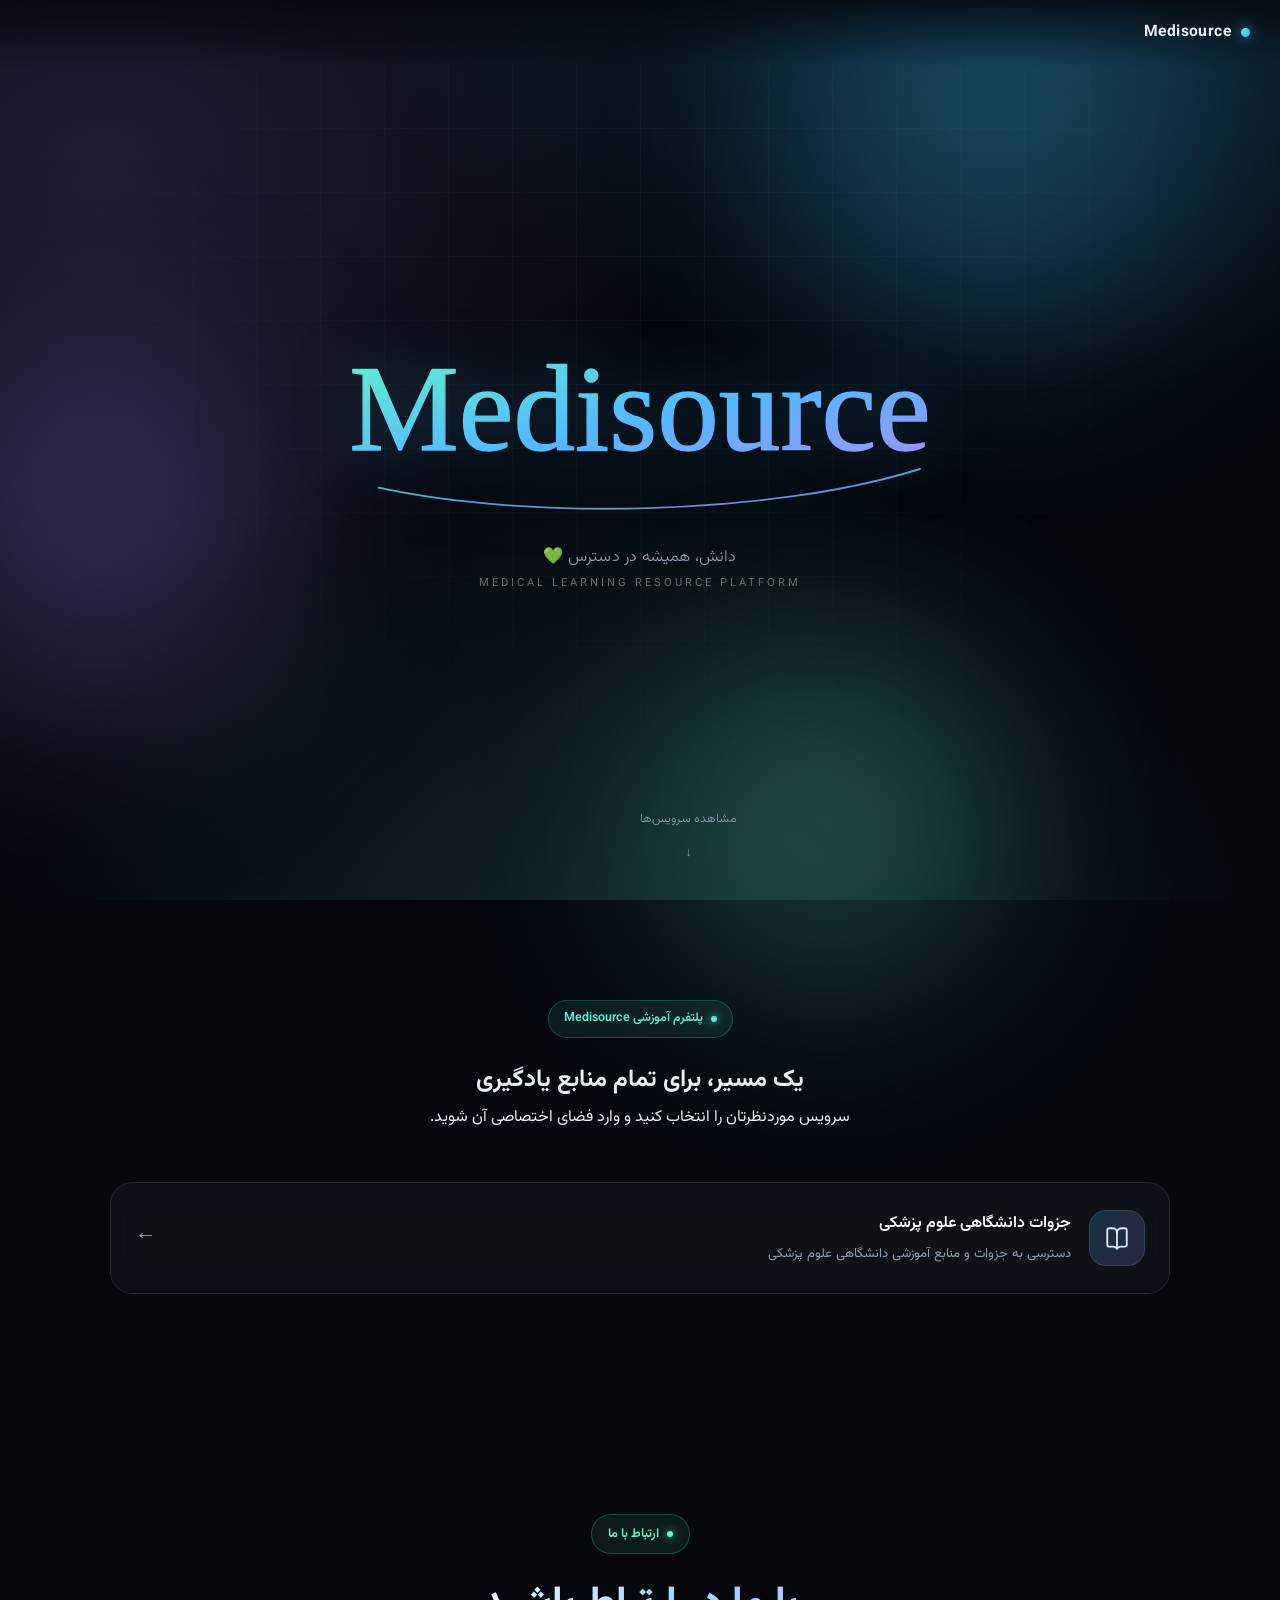
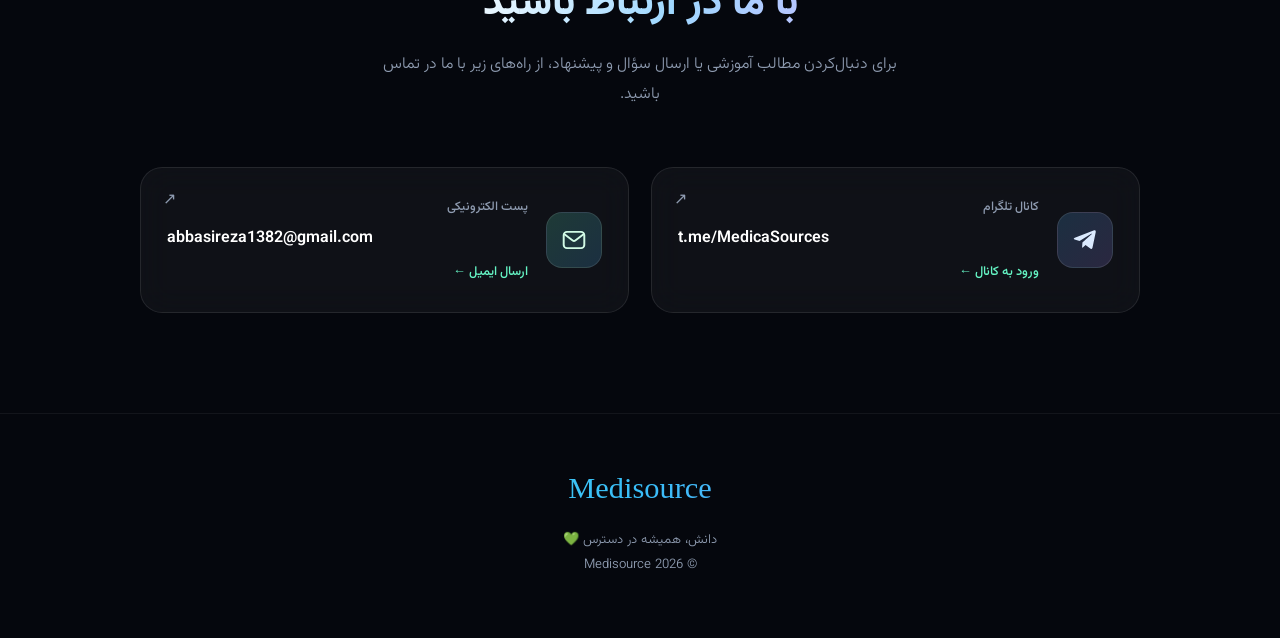
<file: home.html>
<!DOCTYPE html>
<html lang="fa" dir="rtl">
<head>
    <meta charset="UTF-8">
    <meta name="viewport" content="width=device-width, initial-scale=1.0">
    <meta name="theme-color" content="#080d18">
    <meta name="description" content="Medisource؛ دسترسی یکپارچه به منابع و ابزارهای یادگیری علوم پزشکی">
    <title>Medisource | دانش، همیشه در دسترس</title>

    <link rel="stylesheet" href="/assets/css/home.css">
    <script src="/assets/js/home.js" defer></script>
</head>

<body>
    <div class="site-background" aria-hidden="true">
        <div class="blob blob-one"></div>
        <div class="blob blob-two"></div>
        <div class="blob blob-three"></div>
    </div>

    <header class="topbar">
        <a class="brand" href="/home.html" aria-label="صفحه اصلی Medisource">
            <span class="brand-dot"></span>
            <span>Medisource</span>
        </a>
        
    </header>

    <main>
        <section class="hero">
            <div class="hero-content">
                <div class="signature" aria-label="Medisource">
                    <svg viewBox="0 0 900 230" role="img" aria-hidden="true">
                        <defs>
                            <linearGradient id="sigGrad" x1="0%" y1="0%" x2="100%" y2="100%">
                                <stop offset="0%" stop-color="#65f5c5"/>
                                <stop offset="55%" stop-color="#55b8ff"/>
                                <stop offset="100%" stop-color="#a78bfa"/>
                            </linearGradient>
                        </defs>
                        <text class="sig-text sig-fill"
                              x="450" y="145"
                              text-anchor="middle">Medisource</text>
                        <text class="sig-text sig-stroke"
                              x="450" y="145"
                              text-anchor="middle">Medisource</text>
                        <path class="sig-swoosh"
                              d="M170 185 C330 220, 590 215, 750 165"/>
                    </svg>
                </div>

                <h1 class="tagline">دانش، همیشه در دسترس <span>💚</span></h1>
                <p class="hero-caption">MEDICAL LEARNING RESOURCE PLATFORM</p>

                <a class="scroll-cue" href="#services" aria-label="مشاهده سرویس‌ها">
                    <span>مشاهده سرویس‌ها</span>
                    <span class="scroll-arrow">↓</span>
                </a>
            </div>
        </section>

        <section class="section" id="services">
            <div class="container">
                <div class="section-heading">
                    <span class="eyebrow">پلتفرم آموزشی Medisource</span>
                    <h2>یک مسیر، برای تمام منابع یادگیری</h2>
                    <p>
                        سرویس موردنظرتان را انتخاب کنید و وارد فضای اختصاصی آن شوید.
                    </p>
                </div>

                <div
                    class="services-grid"
                    id="services-container"
                    aria-live="polite"
                    aria-label="فهرست سرویس‌های Medisource"
                >
                    <p>در حال بارگذاری سرویس‌ها...</p>
                </div>
            </div>
        </section>
    
        <section class="ms-contact-section" id="contact">
    <style>
    .ms-contact-section{
        padding: 100px 24px;
        position: relative;
    }
    .ms-contact-container{
        max-width: 1000px;
        margin: 0 auto;
    }
    .ms-contact-heading{
        text-align: center;
        margin-bottom: 56px;
    }
    .ms-contact-eyebrow{
        display: inline-flex;
        align-items: center;
        gap: 8px;
        font-size: .8rem;
        font-weight: 600;
        color: #65f5c5;
        background: rgba(101,245,197,.08);
        border: 1px solid rgba(101,245,197,.22);
        padding: 7px 16px;
        border-radius: 100px;
        margin-bottom: 20px;
    }
    .ms-contact-eyebrow::before{
        content:'';
        width: 6px;
        height: 6px;
        border-radius: 50%;
        background: #65f5c5;
        box-shadow: 0 0 10px #65f5c5;
    }
    .ms-contact-heading h2{
        color: #fff;
        font-size: clamp(1.7rem, 3.6vw, 2.5rem);
        font-weight: 800;
        line-height: 1.5;
        margin-bottom: 16px;
        background: linear-gradient(120deg, #ffffff 20%, #9fd8ff 55%, #c9b6ff 90%);
        -webkit-background-clip: text;
        background-clip: text;
        -webkit-text-fill-color: transparent;
    }
    .ms-contact-heading p{
        color: #8e9bb0;
        font-size: 1rem;
        font-weight: 300;
        max-width: 60ch;
        margin: 0 auto;
        line-height: 1.9;
    }
    .ms-contact-grid{
        display: grid;
        grid-template-columns: repeat(auto-fit, minmax(300px, 1fr));
        gap: 22px;
    }
    .ms-contact-card{
        position: relative;
        display: flex;
        align-items: center;
        gap: 18px;
        padding: 28px 26px;
        border-radius: 22px;
        background: rgba(255,255,255,.045);
        border: 1px solid rgba(255,255,255,.09);
        backdrop-filter: blur(16px);
        -webkit-backdrop-filter: blur(16px);
        overflow: hidden;
        color: inherit;
        text-decoration: none;
        transition: transform .45s cubic-bezier(.2,.7,.2,1),
                    border-color .45s ease,
                    box-shadow .45s ease,
                    background .45s ease;
    }
    .ms-contact-card::before{
        content:'';
        position:absolute;
        inset:0;
        background: radial-gradient(420px 200px at var(--mx,50%) var(--my,0%),
                                    rgba(85,184,255,.16), transparent 70%);
        opacity: 0;
        transition: opacity .45s ease;
        pointer-events: none;
    }
    .ms-contact-card:hover{
        transform: translateY(-6px);
        border-color: rgba(101,245,197,.4);
        background: rgba(255,255,255,.07);
        box-shadow: 0 22px 55px -22px rgba(85,184,255,.5);
    }
    .ms-contact-card:hover::before{
        opacity: 1;
    }
    .ms-contact-icon{
        flex: 0 0 auto;
        width: 56px;
        height: 56px;
        border-radius: 16px;
        display: grid;
        place-items: center;
        border: 1px solid rgba(255,255,255,.1);
        transition: transform .45s cubic-bezier(.2,.7,.2,1);
    }
    .ms-contact-card:hover .ms-contact-icon{
        transform: rotate(-8deg) scale(1.06);
    }
    .ms-contact-icon svg{
        width: 26px;
        height: 26px;
    }
    .ms-telegram-icon{
        background: linear-gradient(135deg, rgba(85,184,255,.18), rgba(167,139,250,.18));
        color: #dbeafe;
    }
    .ms-email-icon{
        background: linear-gradient(135deg, rgba(101,245,197,.18), rgba(85,184,255,.18));
        color: #d1fae5;
    }
    .ms-contact-content{
        display: flex;
        flex-direction: column;
        gap: 4px;
        min-width: 0;
    }
    .ms-contact-title{
        font-size: .78rem;
        font-weight: 500;
        color: #8e9bb0;
    }
    .ms-contact-address{
        font-size: 1rem;
        font-weight: 600;
        color: #fff;
        white-space: nowrap;
        overflow: hidden;
        text-overflow: ellipsis;
    }
    .ms-contact-action{
        font-size: .8rem;
        font-weight: 500;
        color: #65f5c5;
        margin-top: 2px;
        transition: color .3s ease;
    }
    .ms-contact-card:hover .ms-contact-action{
        color: #55b8ff;
    }
    .ms-contact-external{
        position: absolute;
        top: 18px;
        left: 22px;
        font-size: 1rem;
        color: #8e9bb0;
        transition: color .3s ease, transform .3s ease;
    }
    .ms-contact-card:hover .ms-contact-external{
        color: #65f5c5;
        transform: translate(-3px, -3px);
    }
    @media (max-width: 640px){
        .ms-contact-section{
            padding: 70px 18px;
        }
        .ms-contact-heading{
            margin-bottom: 40px;
        }
        .ms-contact-card{
            padding: 22px 20px;
            gap: 14px;
        }
        .ms-contact-icon{
            width: 48px;
            height: 48px;
            border-radius: 13px;
        }
        .ms-contact-icon svg{
            width: 22px;
            height: 22px;
        }
        .ms-contact-address{
            font-size: .9rem;
        }
    }
    @media (prefers-reduced-motion: reduce){
        .ms-contact-card,
        .ms-contact-icon,
        .ms-contact-external,
        .ms-contact-action{
            transition: none;
        }
    }
    </style>

    <div class="ms-contact-container">
        <div class="ms-contact-heading">
            <span class="ms-contact-eyebrow">ارتباط با ما</span>
            <h2>با ما در ارتباط باشید</h2>
            <p>
                برای دنبال‌کردن مطالب آموزشی یا ارسال سؤال و پیشنهاد،
                از راه‌های زیر با ما در تماس باشید.
            </p>
        </div>

        <div class="ms-contact-grid">
            <a class="ms-contact-card"
               href="https://t.me/MedicaSources"
               target="_blank"
               rel="noopener noreferrer">
                <span class="ms-contact-icon ms-telegram-icon">
                    <svg viewBox="0 0 24 24" fill="currentColor" aria-hidden="true">
                        <path d="M21.94 4.6 18.9 19.2c-.23 1.02-.84 1.27-1.7.79l-4.7-3.47-2.27 2.19c-.25.25-.46.46-.94.46l.33-4.78 8.7-7.86c.38-.34-.08-.52-.59-.19L6.98 12.9l-4.6-1.44c-1-.31-1.02-1 .21-1.48l17.9-6.9c.83-.31 1.56.2 1.45 1.52z"/>
                    </svg>
                </span>
                <span class="ms-contact-content">
                    <span class="ms-contact-title">کانال تلگرام</span>
                    <span class="ms-contact-address" dir="ltr">t.me/MedicaSources</span>
                    <span class="ms-contact-action">ورود به کانال ←</span>
                </span>
                <span class="ms-contact-external" aria-hidden="true">↗</span>
            </a>

            <a class="ms-contact-card"
               href="mailto:abbasireza1382@gmail.com">
                <span class="ms-contact-icon ms-email-icon">
                    <svg viewBox="0 0 24 24" fill="none"
                         stroke="currentColor" stroke-width="1.8"
                         stroke-linecap="round" stroke-linejoin="round"
                         aria-hidden="true">
                        <rect x="2.5" y="4.5" width="19" height="15" rx="3"/>
                        <path d="m3.5 7 7.3 5.4a2 2 0 0 0 2.4 0L20.5 7"/>
                    </svg>
                </span>
                <span class="ms-contact-content">
                    <span class="ms-contact-title">پست الکترونیکی</span>
                    <span class="ms-contact-address" dir="ltr">abbasireza1382@gmail.com</span>
                    <span class="ms-contact-action">ارسال ایمیل ←</span>
                </span>
                <span class="ms-contact-external" aria-hidden="true">↗</span>
            </a>
        </div>
    </div>
</section>

    </main>

    <footer class="footer">
        <div class="footer-brand">Medisource</div>
        <p>دانش، همیشه در دسترس 💚</p>
        <span>© <span id="year">2026</span> Medisource</span>
    </footer>
</body>
</html>
</file>
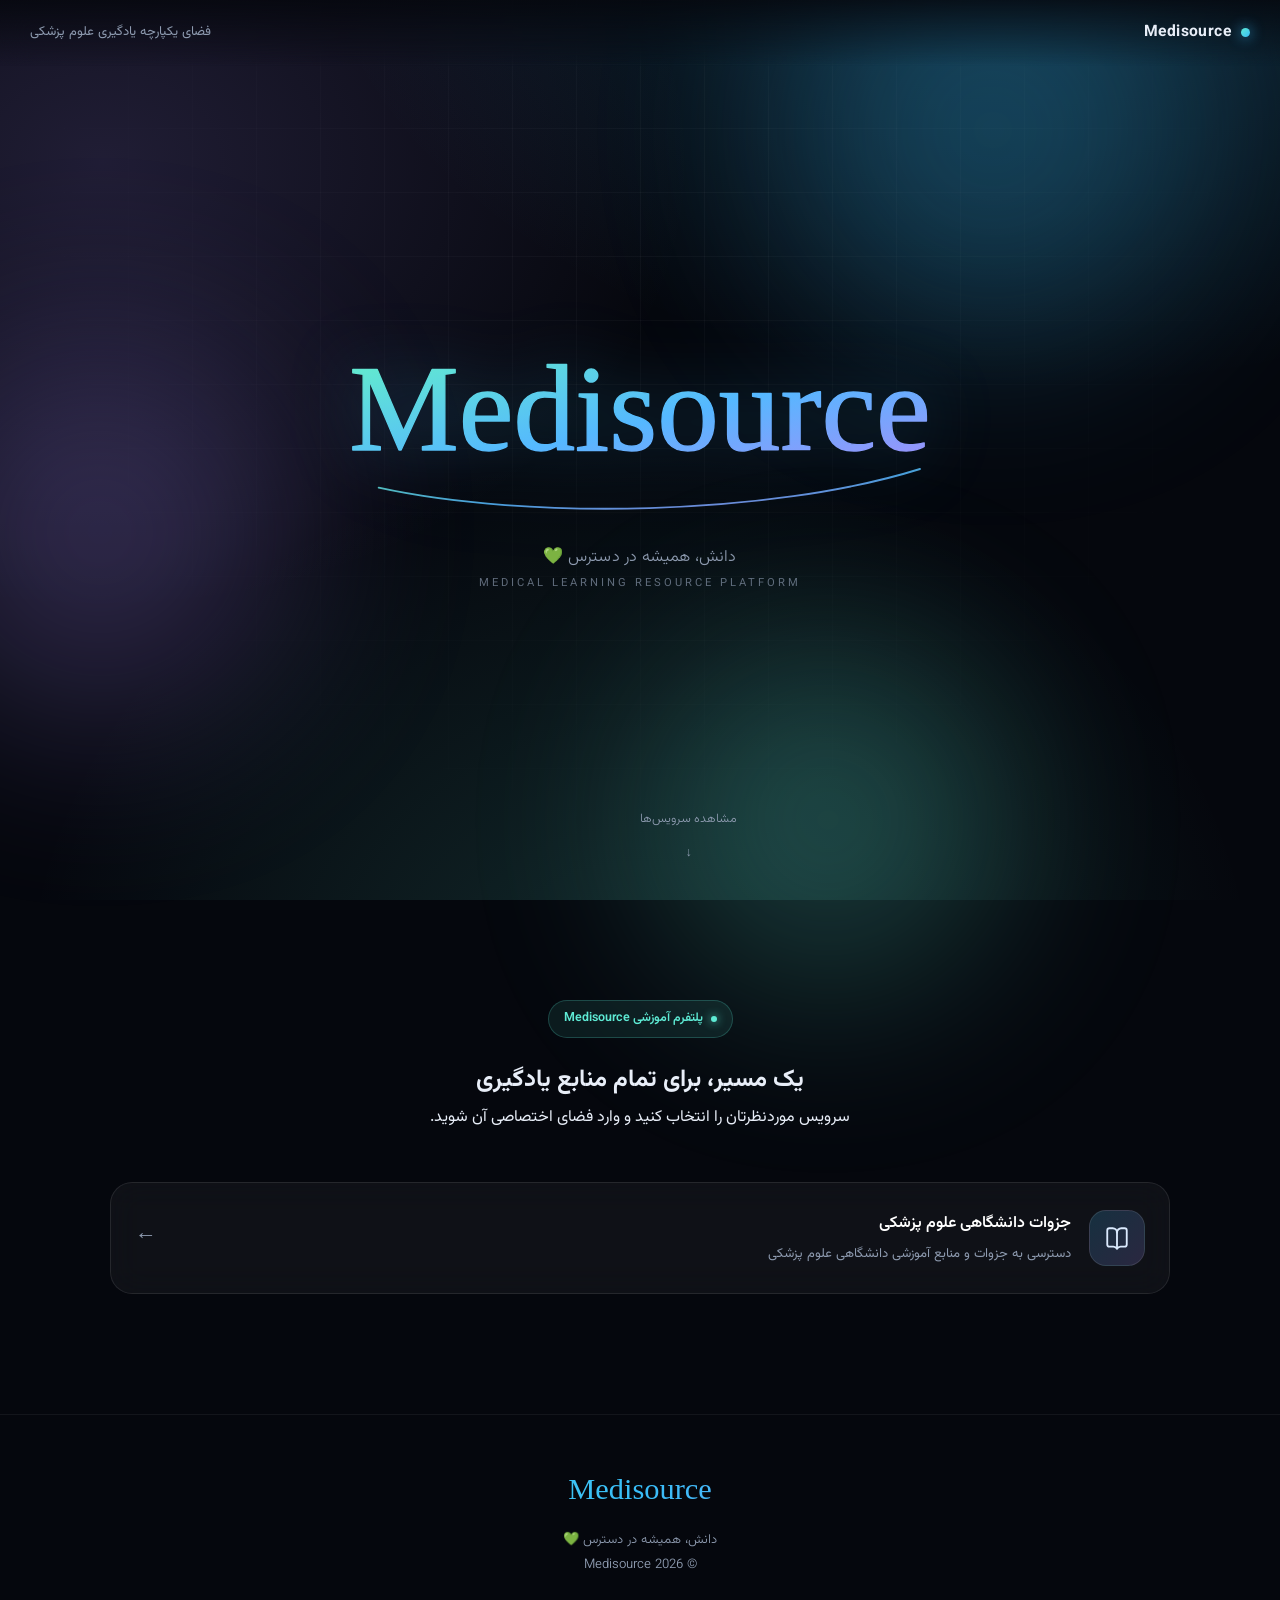
<file: backups/home_before_contact_20261118_024153.html>
<!DOCTYPE html>
<html lang="fa" dir="rtl">
<head>
    <meta charset="UTF-8">
    <meta name="viewport" content="width=device-width, initial-scale=1.0">
    <meta name="theme-color" content="#080d18">
    <meta name="description" content="Medisource؛ دسترسی یکپارچه به منابع و ابزارهای یادگیری علوم پزشکی">
    <title>Medisource | دانش، همیشه در دسترس</title>

    <link rel="stylesheet" href="/assets/css/home.css">
    <script src="/assets/js/home.js" defer></script>
</head>

<body>
    <div class="site-background" aria-hidden="true">
        <div class="blob blob-one"></div>
        <div class="blob blob-two"></div>
        <div class="blob blob-three"></div>
    </div>

    <header class="topbar">
        <a class="brand" href="/home.html" aria-label="صفحه اصلی Medisource">
            <span class="brand-dot"></span>
            <span>Medisource</span>
        </a>
        <div class="topbar-note">فضای یکپارچه یادگیری علوم پزشکی</div>
    </header>

    <main>
        <section class="hero">
            <div class="hero-content">
                <div class="signature" aria-label="Medisource">
                    <svg viewBox="0 0 900 230" role="img" aria-hidden="true">
                        <defs>
                            <linearGradient id="sigGrad" x1="0%" y1="0%" x2="100%" y2="100%">
                                <stop offset="0%" stop-color="#65f5c5"/>
                                <stop offset="55%" stop-color="#55b8ff"/>
                                <stop offset="100%" stop-color="#a78bfa"/>
                            </linearGradient>
                        </defs>
                        <text class="sig-text sig-fill"
                              x="450" y="145"
                              text-anchor="middle">Medisource</text>
                        <text class="sig-text sig-stroke"
                              x="450" y="145"
                              text-anchor="middle">Medisource</text>
                        <path class="sig-swoosh"
                              d="M170 185 C330 220, 590 215, 750 165"/>
                    </svg>
                </div>

                <h1 class="tagline">دانش، همیشه در دسترس <span>💚</span></h1>
                <p class="hero-caption">MEDICAL LEARNING RESOURCE PLATFORM</p>

                <a class="scroll-cue" href="#services" aria-label="مشاهده سرویس‌ها">
                    <span>مشاهده سرویس‌ها</span>
                    <span class="scroll-arrow">↓</span>
                </a>
            </div>
        </section>

        <section class="section" id="services">
            <div class="container">
                <div class="section-heading">
                    <span class="eyebrow">پلتفرم آموزشی Medisource</span>
                    <h2>یک مسیر، برای تمام منابع یادگیری</h2>
                    <p>
                        سرویس موردنظرتان را انتخاب کنید و وارد فضای اختصاصی آن شوید.
                    </p>
                </div>

                <div
                    class="services-grid"
                    id="services-container"
                    aria-live="polite"
                    aria-label="فهرست سرویس‌های Medisource"
                >
                    <p>در حال بارگذاری سرویس‌ها...</p>
                </div>
            </div>
        </section>
    </main>

    <footer class="footer">
        <div class="footer-brand">Medisource</div>
        <p>دانش، همیشه در دسترس 💚</p>
        <span>© <span id="year">2026</span> Medisource</span>
    </footer>
</body>
</html>
</file>
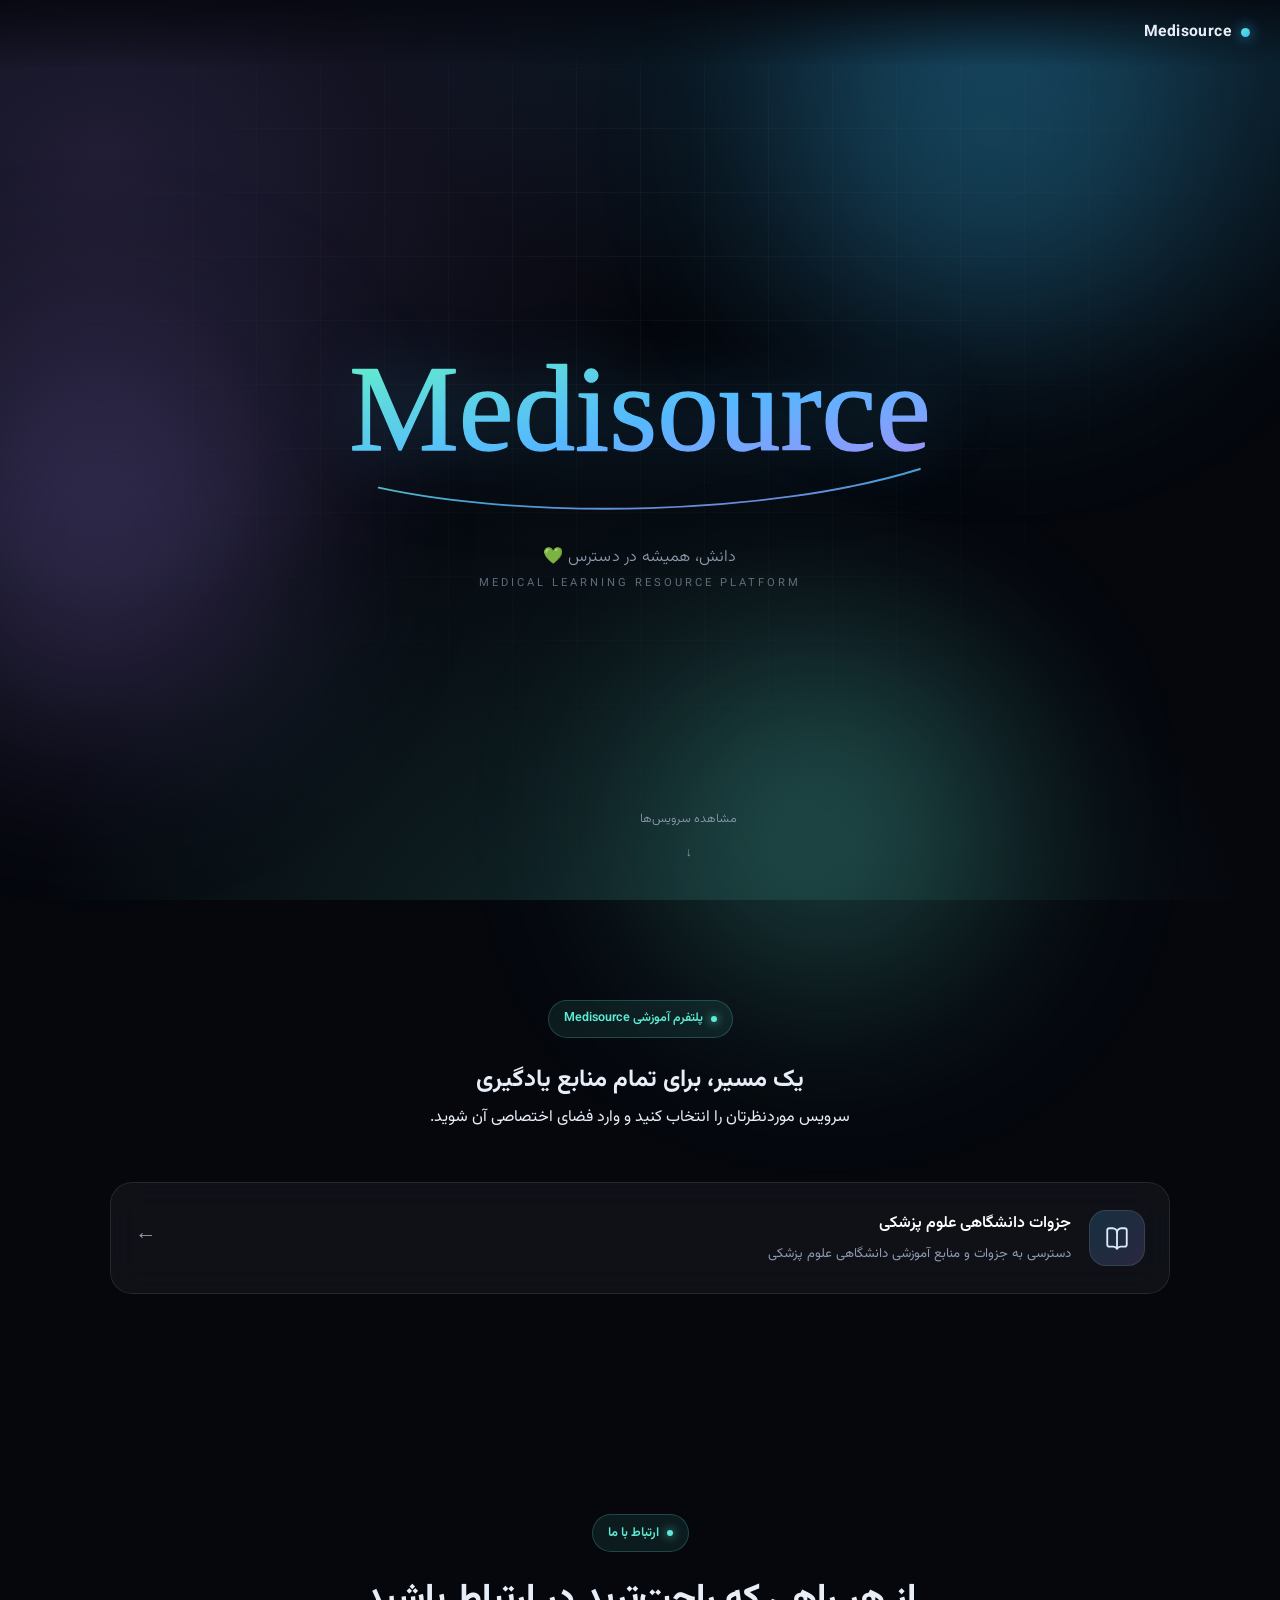
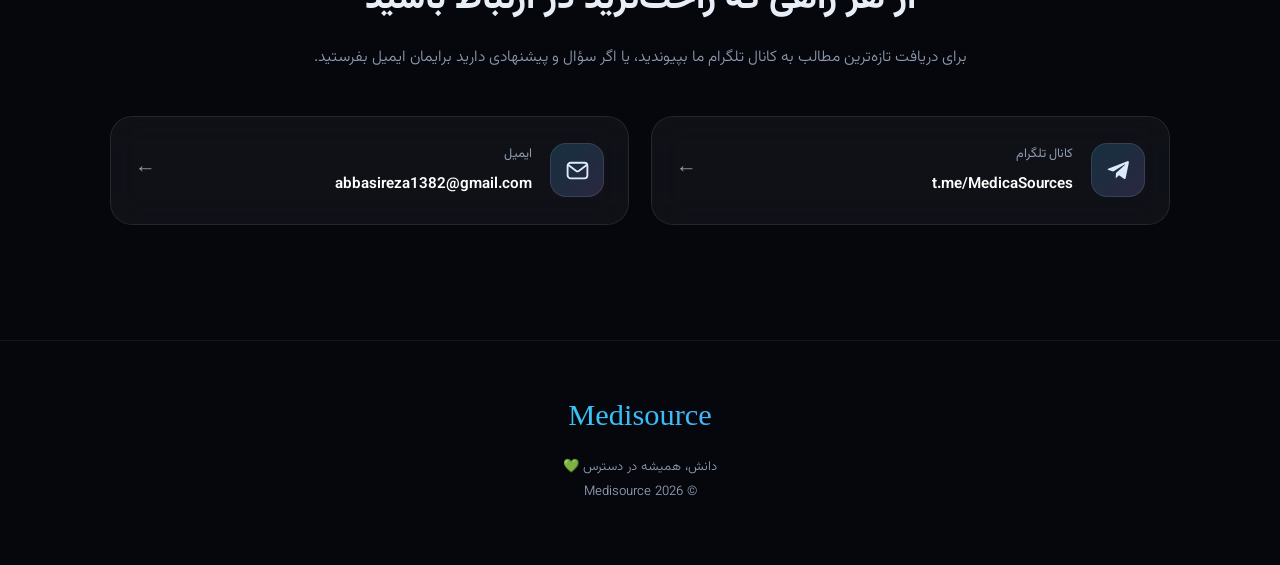
<file: backups/home_before_contact_fix_20261118_030211.html>
<!DOCTYPE html>
<html lang="fa" dir="rtl">
<head>
    <meta charset="UTF-8">
    <meta name="viewport" content="width=device-width, initial-scale=1.0">
    <meta name="theme-color" content="#080d18">
    <meta name="description" content="Medisource؛ دسترسی یکپارچه به منابع و ابزارهای یادگیری علوم پزشکی">
    <title>Medisource | دانش، همیشه در دسترس</title>

    <link rel="stylesheet" href="/assets/css/home.css">
    <script src="/assets/js/home.js" defer></script>
</head>

<body>
    <div class="site-background" aria-hidden="true">
        <div class="blob blob-one"></div>
        <div class="blob blob-two"></div>
        <div class="blob blob-three"></div>
    </div>

    <header class="topbar">
        <a class="brand" href="/home.html" aria-label="صفحه اصلی Medisource">
            <span class="brand-dot"></span>
            <span>Medisource</span>
        </a>
        
    </header>

    <main>
        <section class="hero">
            <div class="hero-content">
                <div class="signature" aria-label="Medisource">
                    <svg viewBox="0 0 900 230" role="img" aria-hidden="true">
                        <defs>
                            <linearGradient id="sigGrad" x1="0%" y1="0%" x2="100%" y2="100%">
                                <stop offset="0%" stop-color="#65f5c5"/>
                                <stop offset="55%" stop-color="#55b8ff"/>
                                <stop offset="100%" stop-color="#a78bfa"/>
                            </linearGradient>
                        </defs>
                        <text class="sig-text sig-fill"
                              x="450" y="145"
                              text-anchor="middle">Medisource</text>
                        <text class="sig-text sig-stroke"
                              x="450" y="145"
                              text-anchor="middle">Medisource</text>
                        <path class="sig-swoosh"
                              d="M170 185 C330 220, 590 215, 750 165"/>
                    </svg>
                </div>

                <h1 class="tagline">دانش، همیشه در دسترس <span>💚</span></h1>
                <p class="hero-caption">MEDICAL LEARNING RESOURCE PLATFORM</p>

                <a class="scroll-cue" href="#services" aria-label="مشاهده سرویس‌ها">
                    <span>مشاهده سرویس‌ها</span>
                    <span class="scroll-arrow">↓</span>
                </a>
            </div>
        </section>

        <section class="section" id="services">
            <div class="container">
                <div class="section-heading">
                    <span class="eyebrow">پلتفرم آموزشی Medisource</span>
                    <h2>یک مسیر، برای تمام منابع یادگیری</h2>
                    <p>
                        سرویس موردنظرتان را انتخاب کنید و وارد فضای اختصاصی آن شوید.
                    </p>
                </div>

                <div
                    class="services-grid"
                    id="services-container"
                    aria-live="polite"
                    aria-label="فهرست سرویس‌های Medisource"
                >
                    <p>در حال بارگذاری سرویس‌ها...</p>
                </div>
            </div>
        </section>
    
        <section class="contact-section" id="contact">
            <div class="contact-container">
                <div class="contact-heading contact-reveal">
                    <span class="contact-eyebrow">ارتباط با ما</span>
                    <h2>از هر راهی که راحت‌ترید در ارتباط باشید</h2>
                    <p>
                        برای دریافت تازه‌ترین مطالب به کانال تلگرام ما بپیوندید،
                        یا اگر سؤال و پیشنهادی دارید برایمان ایمیل بفرستید.
                    </p>
                </div>

                <div class="contact-grid">

                    <a class="contact-card contact-reveal"
                       href="https://t.me/MedicaSources"
                       target="_blank"
                       rel="noopener noreferrer">

                        <span class="contact-icon">
                            <svg viewBox="0 0 24 24" fill="currentColor"
                                 aria-hidden="true">
                                <path d="M21.94 4.6 18.9 19.2c-.23 1.02-.84 1.27-1.7.79l-4.7-3.47-2.27 2.19c-.25.25-.46.46-.94.46l.33-4.78 8.7-7.86c.38-.34-.08-.52-.59-.19L6.98 12.9l-4.6-1.44c-1-.31-1.02-1 .21-1.48l17.9-6.9c.83-.31 1.56.2 1.45 1.52z"/>
                            </svg>
                        </span>

                        <span class="contact-meta">
                            <span class="contact-label">کانال تلگرام</span>
                            <span class="contact-value">t.me/MedicaSources</span>
                        </span>

                        <span class="contact-arrow">←</span>
                    </a>

                    <a class="contact-card contact-reveal"
                       href="mailto:abbasireza1382@gmail.com">

                        <span class="contact-icon">
                            <svg viewBox="0 0 24 24" fill="none"
                                 stroke="currentColor" stroke-width="1.8"
                                 stroke-linecap="round" stroke-linejoin="round"
                                 aria-hidden="true">
                                <rect x="2.5" y="4.5" width="19" height="15" rx="3"/>
                                <path d="m3.5 7 7.3 5.4a2 2 0 0 0 2.4 0L20.5 7"/>
                            </svg>
                        </span>

                        <span class="contact-meta">
                            <span class="contact-label">ایمیل</span>
                            <span class="contact-value">abbasireza1382@gmail.com</span>
                        </span>

                        <span class="contact-arrow">←</span>
                    </a>

                </div>
            </div>
        </section>

    </main>

    <footer class="footer">
        <div class="footer-brand">Medisource</div>
        <p>دانش، همیشه در دسترس 💚</p>
        <span>© <span id="year">2026</span> Medisource</span>
    </footer>
</body>
</html>
</file>
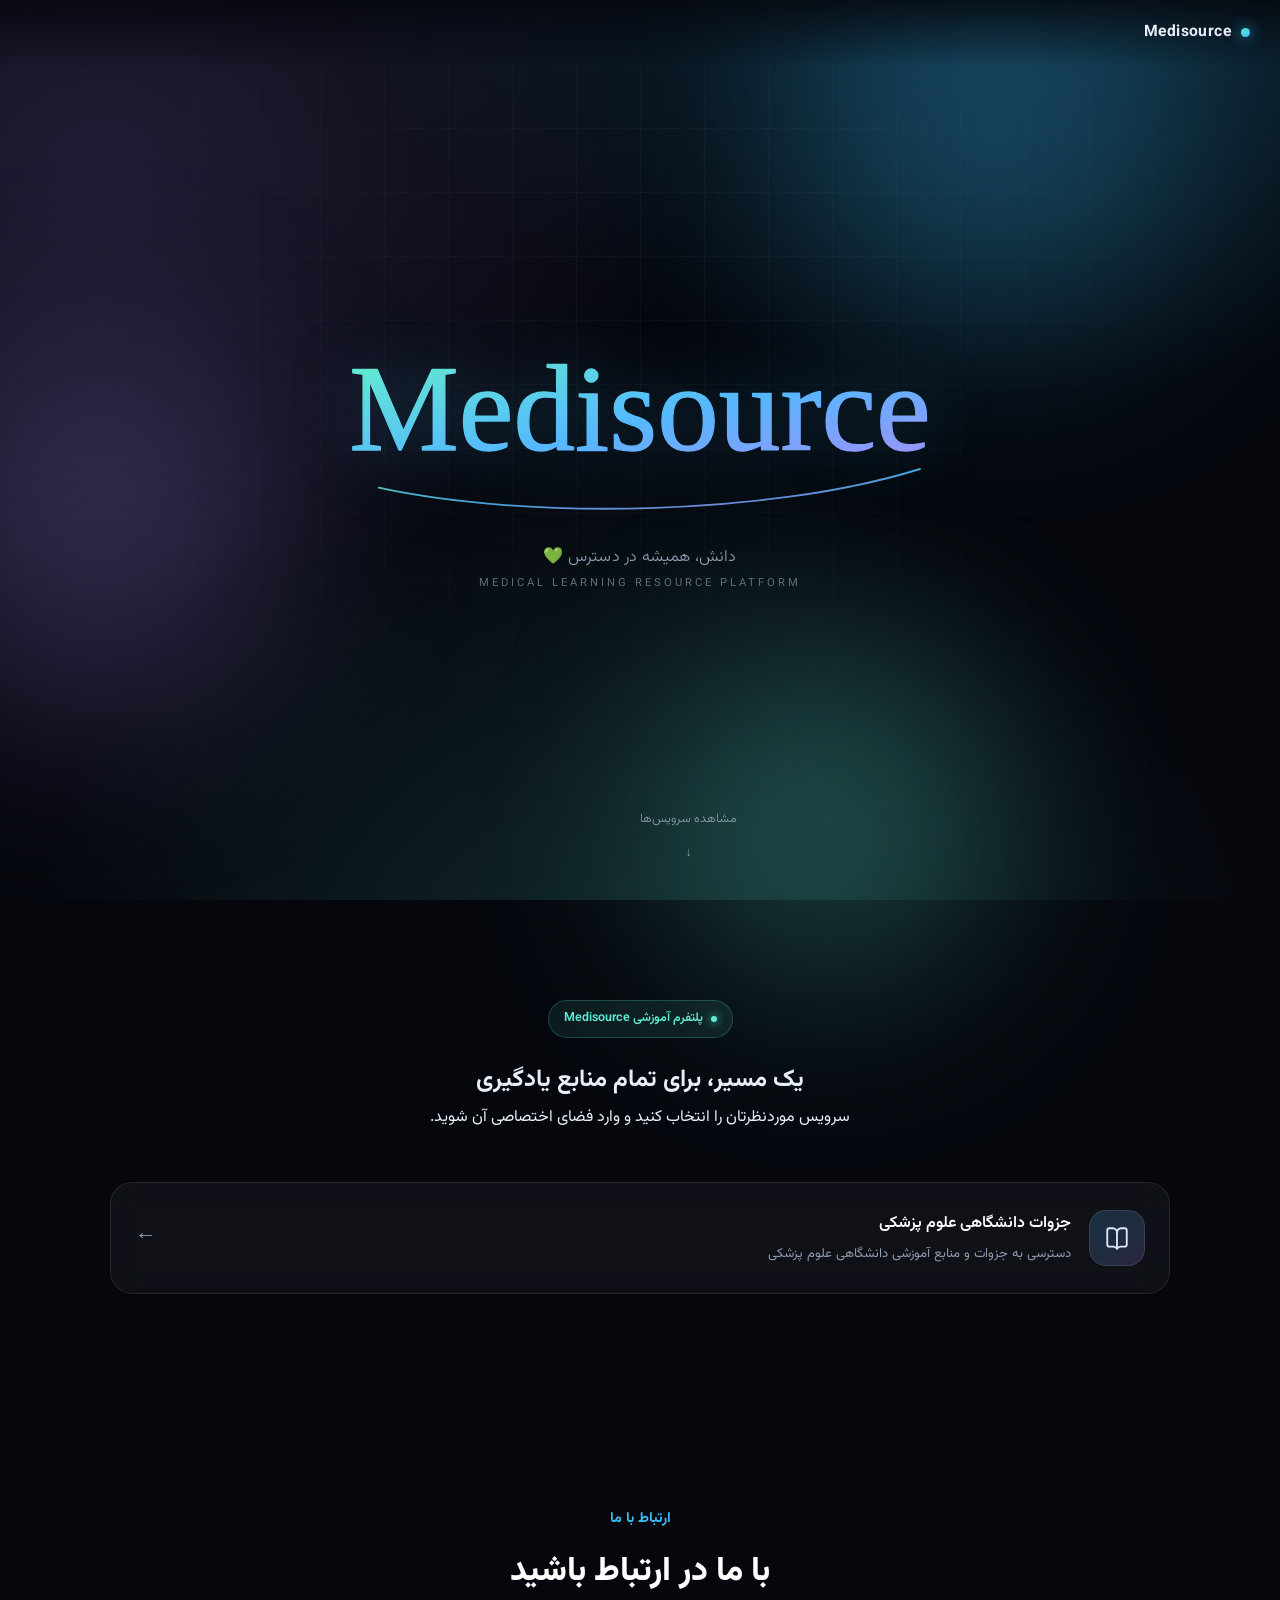
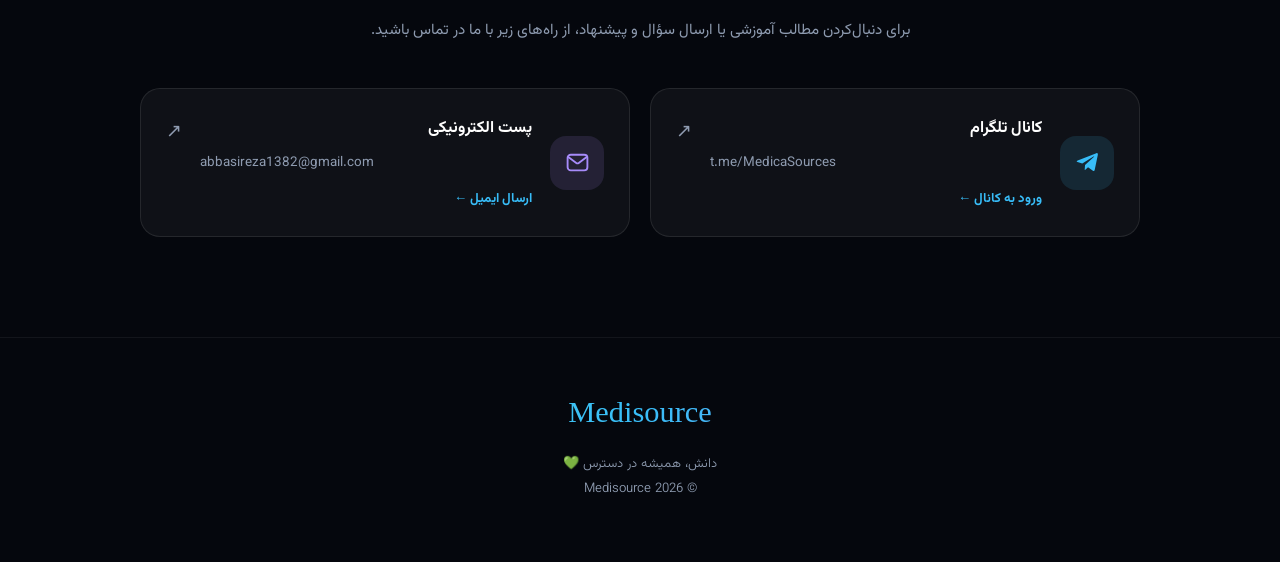
<file: backups/home_before_exact_contact_design_20261118_032137.html>
<!DOCTYPE html>
<html lang="fa" dir="rtl">
<head>
    <meta charset="UTF-8">
    <meta name="viewport" content="width=device-width, initial-scale=1.0">
    <meta name="theme-color" content="#080d18">
    <meta name="description" content="Medisource؛ دسترسی یکپارچه به منابع و ابزارهای یادگیری علوم پزشکی">
    <title>Medisource | دانش، همیشه در دسترس</title>

    <link rel="stylesheet" href="/assets/css/home.css">
    <script src="/assets/js/home.js" defer></script>
</head>

<body>
    <div class="site-background" aria-hidden="true">
        <div class="blob blob-one"></div>
        <div class="blob blob-two"></div>
        <div class="blob blob-three"></div>
    </div>

    <header class="topbar">
        <a class="brand" href="/home.html" aria-label="صفحه اصلی Medisource">
            <span class="brand-dot"></span>
            <span>Medisource</span>
        </a>
        
    </header>

    <main>
        <section class="hero">
            <div class="hero-content">
                <div class="signature" aria-label="Medisource">
                    <svg viewBox="0 0 900 230" role="img" aria-hidden="true">
                        <defs>
                            <linearGradient id="sigGrad" x1="0%" y1="0%" x2="100%" y2="100%">
                                <stop offset="0%" stop-color="#65f5c5"/>
                                <stop offset="55%" stop-color="#55b8ff"/>
                                <stop offset="100%" stop-color="#a78bfa"/>
                            </linearGradient>
                        </defs>
                        <text class="sig-text sig-fill"
                              x="450" y="145"
                              text-anchor="middle">Medisource</text>
                        <text class="sig-text sig-stroke"
                              x="450" y="145"
                              text-anchor="middle">Medisource</text>
                        <path class="sig-swoosh"
                              d="M170 185 C330 220, 590 215, 750 165"/>
                    </svg>
                </div>

                <h1 class="tagline">دانش، همیشه در دسترس <span>💚</span></h1>
                <p class="hero-caption">MEDICAL LEARNING RESOURCE PLATFORM</p>

                <a class="scroll-cue" href="#services" aria-label="مشاهده سرویس‌ها">
                    <span>مشاهده سرویس‌ها</span>
                    <span class="scroll-arrow">↓</span>
                </a>
            </div>
        </section>

        <section class="section" id="services">
            <div class="container">
                <div class="section-heading">
                    <span class="eyebrow">پلتفرم آموزشی Medisource</span>
                    <h2>یک مسیر، برای تمام منابع یادگیری</h2>
                    <p>
                        سرویس موردنظرتان را انتخاب کنید و وارد فضای اختصاصی آن شوید.
                    </p>
                </div>

                <div
                    class="services-grid"
                    id="services-container"
                    aria-live="polite"
                    aria-label="فهرست سرویس‌های Medisource"
                >
                    <p>در حال بارگذاری سرویس‌ها...</p>
                </div>
            </div>
        </section>
    
        <section class="ms-contact-section" id="contact">
    <div class="ms-contact-container">

        <div class="ms-contact-heading">
            <span class="ms-contact-eyebrow">ارتباط با ما</span>
            <h2>با ما در ارتباط باشید</h2>
            <p>
                برای دنبال‌کردن مطالب آموزشی یا ارسال سؤال و پیشنهاد،
                از راه‌های زیر با ما در تماس باشید.
            </p>
        </div>

        <div class="ms-contact-grid">

            <a class="ms-contact-card"
               href="https://t.me/MedicaSources"
               target="_blank"
               rel="noopener noreferrer">

                <span class="ms-contact-icon ms-telegram-icon">
                    <svg viewBox="0 0 24 24" fill="currentColor"
                         aria-hidden="true">
                        <path d="M21.94 4.6 18.9 19.2c-.23 1.02-.84 1.27-1.7.79l-4.7-3.47-2.27 2.19c-.25.25-.46.46-.94.46l.33-4.78 8.7-7.86c.38-.34-.08-.52-.59-.19L6.98 12.9l-4.6-1.44c-1-.31-1.02-1 .21-1.48l17.9-6.9c.83-.31 1.56.2 1.45 1.52z"/>
                    </svg>
                </span>

                <span class="ms-contact-content">
                    <span class="ms-contact-title">کانال تلگرام</span>
                    <span class="ms-contact-address" dir="ltr">
                        t.me/MedicaSources
                    </span>
                    <span class="ms-contact-action">ورود به کانال ←</span>
                </span>

                <span class="ms-contact-external" aria-hidden="true">↗</span>
            </a>

            <a class="ms-contact-card"
               href="mailto:abbasireza1382@gmail.com">

                <span class="ms-contact-icon ms-email-icon">
                    <svg viewBox="0 0 24 24" fill="none"
                         stroke="currentColor" stroke-width="1.8"
                         stroke-linecap="round" stroke-linejoin="round"
                         aria-hidden="true">
                        <rect x="2.5" y="4.5" width="19" height="15" rx="3"/>
                        <path d="m3.5 7 7.3 5.4a2 2 0 0 0 2.4 0L20.5 7"/>
                    </svg>
                </span>

                <span class="ms-contact-content">
                    <span class="ms-contact-title">پست الکترونیکی</span>
                    <span class="ms-contact-address" dir="ltr">
                        abbasireza1382@gmail.com
                    </span>
                    <span class="ms-contact-action">ارسال ایمیل ←</span>
                </span>

                <span class="ms-contact-external" aria-hidden="true">↗</span>
            </a>

        </div>
    </div>
</section>

    </main>

    <footer class="footer">
        <div class="footer-brand">Medisource</div>
        <p>دانش، همیشه در دسترس 💚</p>
        <span>© <span id="year">2026</span> Medisource</span>
    </footer>
</body>
</html>
</file>
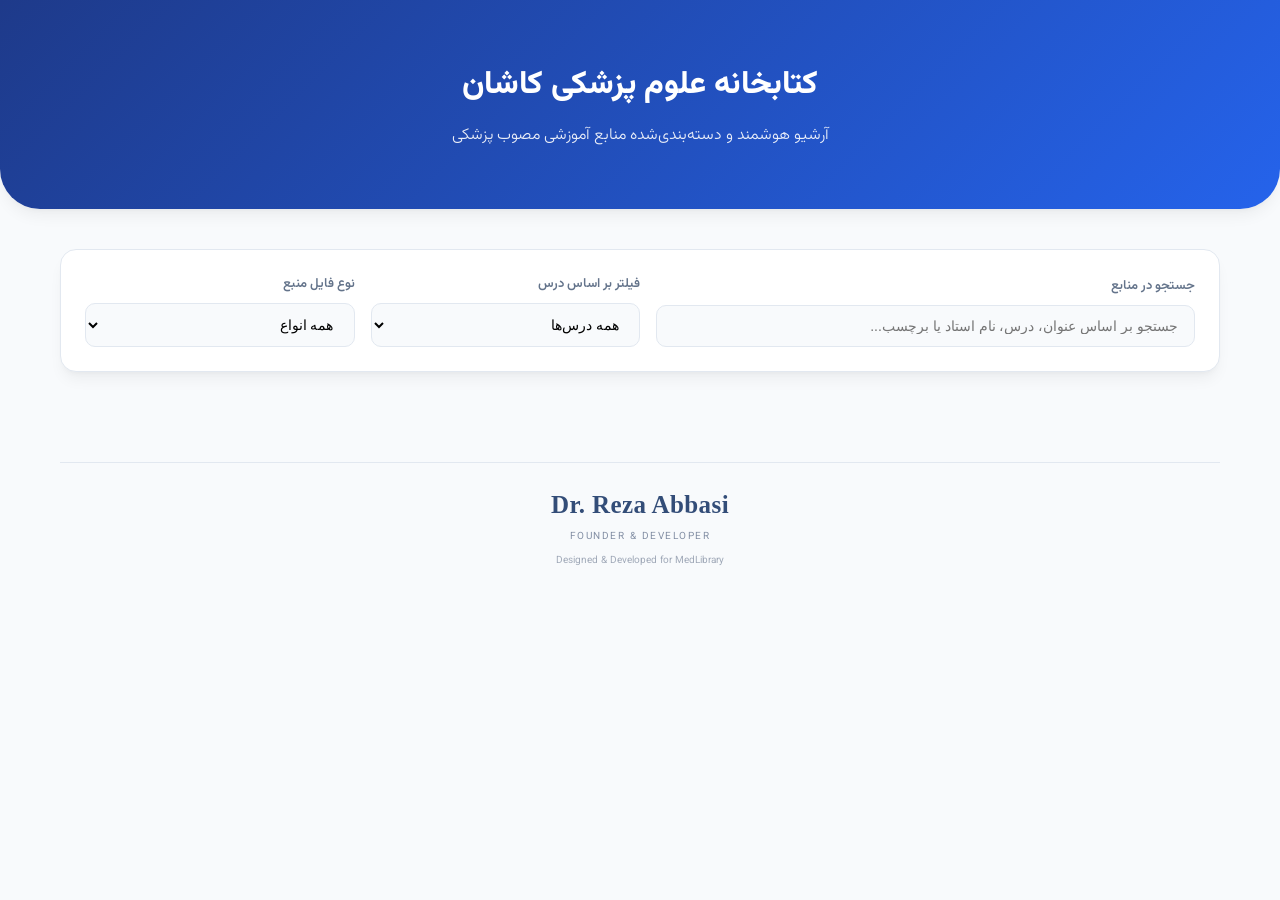
<file: backups/index_before_dynamic_20261118_011327.html>
<!DOCTYPE html>
<html lang="fa" dir="rtl">
<head>
    <meta charset="UTF-8">
    <meta name="viewport" content="width=device-width, initial-scale=1.0">
    <title>MedLibrary | کتابخانه دیجیتال علوم پزشکی</title>
    <style>
        @import url('https://fonts.googleapis.com/css2?family=Vazirmatn:wght=300;400;500;600;700;800&display=swap');

        :root {
            --primary: #2563eb;
            --primary-light: #eff6ff;
            --primary-dark: #1d4ed8;
            --bg: #f8fafc;
            --surface: #ffffff;
            --border: #e2e8f0;
            --text: #0f172a;
            --text-muted: #64748b;
            --green: #10b981;
            --shadow: 0 10px 15px -3px rgba(0, 0, 0, 0.05), 0 4px 6px -4px rgba(0, 0, 0, 0.05);
            --radius: 16px;
        }

        * {
            box-sizing: border-box;
            margin: 0;
            padding: 0;
        }

        body {
            background: var(--bg);
            color: var(--text);
            font-family: 'Vazirmatn', Tahoma, sans-serif;
            line-height: 1.6;
            padding-bottom: 60px;
        }

        /* Header & Hero */
        header {
            background: linear-gradient(135deg, #1e3a8a 0%, #2563eb 100%);
            color: white;
            padding: 60px 20px;
            text-align: center;
            border-bottom-right-radius: 40px;
            border-bottom-left-radius: 40px;
            box-shadow: var(--shadow);
            margin-bottom: 40px;
        }

        .header-container {
            max-width: 1200px;
            margin: 0 auto;
        }

        header h1 {
            font-size: 32px;
            font-weight: 800;
            margin-bottom: 12px;
        }

        header p {
            font-size: 16px;
            opacity: 0.9;
            font-weight: 300;
        }

        /* Main Layout */
        .container {
            max-width: 1200px;
            margin: 0 auto;
            padding: 0 20px;
        }

        /* Search & Filter Bar */
        .filter-panel {
            background: var(--surface);
            border: 1px solid var(--border);
            border-radius: var(--radius);
            padding: 24px;
            box-shadow: var(--shadow);
            margin-bottom: 30px;
            display: grid;
            grid-template-columns: 2fr 1fr 1fr;
            gap: 16px;
            align-items: end;
        }

        @media (max-width: 768px) {
            .filter-panel {
                grid-template-columns: 1fr;
            }
        }

        .filter-group {
            display: flex;
            flex-direction: column;
            gap: 8px;
        }

        .filter-group label {
            font-size: 13px;
            font-weight: 600;
            color: var(--text-muted);
        }

        .search-input {
            width: 100%;
            padding: 12px 16px;
            border: 1px solid var(--border);            border-radius: 10px;
            outline: none;
            font-size: 14px;
            transition: .2s;
            background: #f8fafc;
        }

        .search-input:focus {
            border-color: var(--primary);
            background: white;
            box-shadow: 0 0 0 3px #2563eb12;
        }

        .select-input {
            width: 100%;
            padding: 12px 16px;
            border: 1px solid var(--border);
            border-radius: 10px;
            outline: none;
            font-size: 14px;
            background: #f8fafc;
            cursor: pointer;
        }

        /* Resources Grid */
        .resources-grid {
            display: grid;
            grid-template-columns: repeat(auto-fill, minmax(340px, 1fr));
            gap: 24px;
        }

        /* Resource Card */
        .card {
            background: var(--surface);
            border: 1px solid var(--border);
            border-radius: var(--radius);
            overflow: hidden;
            box-shadow: var(--shadow);
            transition: transform 0.2s, box-shadow 0.2s;
            display: flex;
            flex-direction: column;
        }

        .card:hover {
            transform: translateY(-5px);
            box-shadow: 0 20px 25px -5px rgba(0,0,0,0.08);
        }

        .card-header {
            padding: 20px 20px 10px;
            border-bottom: 1px dashed var(--border);
        }

        .card-meta {
            display: flex;
            justify-content: space-between;
            align-items: center;
            margin-bottom: 10px;
        }

        .card-tag {
            font-size: 11px;
            font-weight: 600;
            background: var(--primary-light);
            color: var(--primary);
            padding: 4px 10px;
            border-radius: 20px;
        }

        .card-type-tag {
            font-size: 11px;
            background: #f1f5f9;
            color: #475569;
            padding: 4px 10px;
            border-radius: 20px;
        }

        .card-title {
            font-size: 16px;
            font-weight: 700;
            color: var(--text);
            line-height: 1.5;
            margin-bottom: 6px;
        }

        .card-body {
            padding: 15px 20px;
            flex-grow: 1;
            display: flex;
            flex-direction: column;
            gap: 8px;
            font-size: 13px;
            color: var(--text-muted);
        }

        .info-row {
            display: flex;
            justify-content: space-between;
        }

        .info-label {
            font-weight: 500;
        }

        .info-value {
            color: var(--text);
            font-weight: 600;
        }

        .card-footer {
            padding: 15px 20px 20px;
            background: #fafafa;
        }

        .btn-download {
            display: flex;
            align-items: center;
            justify-content: center;
            gap: 10px;
            width: 100%;
            background: var(--primary);
            color: white;
            text-decoration: none;
            padding: 12px;
            border-radius: 10px;
            font-size: 14px;
            font-weight: 700;
            transition: background 0.2s;
            box-shadow: 0 4px 6px -1px rgba(37, 99, 235, 0.2);
        }

        .btn-download:hover {
            background: var(--primary-dark);
        }

        .btn-download.disabled {
            background: #cbd5e1;
            cursor: not-allowed;
            pointer-events: none;
            box-shadow: none;
        }

        .empty-state {
            grid-column: 1 / -1;
            text-align: center;
            padding: 60px 20px;
            background: white;
            border-radius: var(--radius);
            border: 1px dashed var(--border);
            color: var(--text-muted);
        }

        .empty-state h3 {
            font-size: 18px;
            color: var(--text);
            margin-bottom: 8px;
        }

        /* Footer Signature */
        .creator-signature {
            margin-top: 60px;
            padding: 22px 10px 15px;
            border-top: 1px solid var(--border);
            text-align: center;
            color: var(--text-muted);
        }

        .creator-signature .signature-name {
            font-family: "Segoe Script", "Brush Script MT", cursive;
            font-size: 25px;
            font-weight: 600;
            color: #334d78;
            direction: ltr;
            letter-spacing: .4px;
            margin-bottom: 4px;
        }

        .creator-signature .signature-role {
            font-size: 10px;
            letter-spacing: 1.5px;
            color: #8490a5;
            direction: ltr;
        }

        .creator-signature .signature-brand {
            font-size: 10px;
            margin-top: 8px;
            color: #a0a9b8;
        }
    </style>
</head>
<body>

<header>
    <div class="header-container">
        <h1>کتابخانه علوم پزشکی کاشان</h1>
        <p>آرشیو هوشمند و دسته‌بندی‌شده منابع آموزشی مصوب پزشکی</p>
    </div>
</header>

<main class="container">

    <!-- Filter Bar -->
    <div class="filter-panel">
        <div class="filter-group">
            <label for="search-box">جستجو در منابع</label>
            <input type="text" id="search-box" class="search-input" placeholder="جستجو بر اساس عنوان، درس، نام استاد یا برچسب...">
        </div>

        <div class="filter-group">
            <label for="course-filter">فیلتر بر اساس درس</label>
            <select id="course-filter" class="select-input">
                <option value="">همه درس‌ها</option>
            </select>
        </div>

        <div class="filter-group">
            <label for="type-filter">نوع فایل منبع</label>
            <select id="type-filter" class="select-input">
                <option value="">همه انواع</option>
                <option value="Lecture Notes">جزوه آموزشی</option>
                <option value="Slides">اسلاید / فایل ارائه</option>
                <option value="Book">کتاب مرجع</option>
                <option value="Summary">خلاصه نویسی</option>
                <option value="Question Bank">نمونه سوالات</option>
                <option value="Video">ویدیو کلاسی</option>
            </select>
        </div>
    </div>

    <!-- Resources Grid -->
    <div class="resources-grid" id="resources-container">
        <!-- Cards will dynamically render here -->
    </div>

    <footer class="creator-signature">
        <div class="signature-name">Dr. Reza Abbasi</div>
        <div class="signature-role">FOUNDER &amp; DEVELOPER</div>
        <div class="signature-brand">Designed &amp; Developed for MedLibrary</div>
    </footer>

</main>

<script>
    const API = "/api";
    let resources = [];
    let courses = [];

    // Translate Resource Type to Persian
    const typeTranslations = {
        "Lecture Notes": "جزوه آموزشی",
        "Slides": "اسلاید ارائه",
        "Book": "کتاب مرجع",
        "Summary": "خلاصه نویسی",
        "Question Bank": "نمونه سوالات",
        "Video": "ویدیو کلاسی",
        "Other": "سایر مستندات"
    };

    // Embedded Local Database Fallbacks
    const EMBEDDED_RESOURCES = [
    {
        "resource_id": "MED-000001",
        "term_id": "T05",
        "course_id": "T05-BACTERIOLOGY-THEORY",
        "course": "Bacteriology - Theory",
        "title": "Bacteriology Mehr400-402",
        "resource_type": "Lecture Notes",
        "professor": null,
        "academic_year": null,
        "file_name": "T05_Bacteriology_Mehr400-402.pdf",
        "file_path": "05 - Term 05/01 - Courses/Bacteriology - Theory/01 - Main Lectures/T05_Bacteriology_Mehr400-402.pdf",
        "description": null,
        "tags": null,
        "is_duplicate": false,
        "status": "Active",
        "download_url": null,
        "source_url": null,
        "file_format": "PDF",
        "access_type": "Direct",
        "university_id": "UNI-0001",
        "field_id": "FLD-0001",
        "category_id": null
    },
    {
        "resource_id": "MED-000002",
        "term_id": "T05",
        "course_id": "T05-GENERAL-PATHOLOGY",
        "course": "General Pathology",
        "title": "GeneralPathology Mehr99",
        "resource_type": "Lecture Notes",
        "professor": null,
        "academic_year": null,
        "file_name": "T05_GeneralPathology_Mehr99.pdf",
        "file_path": "05 - Term 05/01 - Courses/General Pathology/01 - Main Lectures/T05_GeneralPathology_Mehr99.pdf",
        "description": null,
        "tags": null,
        "is_duplicate": false,
        "status": "Active",
        "download_url": null,
        "source_url": null,
        "file_format": "PDF",
        "access_type": "Direct",
        "university_id": "UNI-0001",
        "field_id": "FLD-0001",
        "category_id": null
    },
    {
        "resource_id": "MED-000003",
        "term_id": "T05",
        "course_id": "T05-IMMUNOPATHOLOGY",
        "course": "Immunopathology",
        "title": "Immunopathology DrVakili Mehr1402",
        "resource_type": "Lecture Notes",
        "professor": null,
        "academic_year": null,
        "file_name": "T05_Immunopathology_DrVakili_Mehr1402.pdf",
        "file_path": "05 - Term 05/01 - Courses/Immunopathology/01 - Main Lectures/T05_Immunopathology_DrVakili_Mehr1402.pdf",
        "description": null,
        "tags": null,
        "is_duplicate": false,
        "status": "Active",
        "download_url": null,
        "source_url": null,
        "file_format": "PDF",
        "access_type": "Direct",
        "university_id": "UNI-0001",
        "field_id": "FLD-0001",
        "category_id": null
    },
    {
        "resource_id": "MED-000004",
        "term_id": "T05",
        "course_id": "T05-INFECTIOUS-PATHOLOGY",
        "course": "Infectious Pathology",
        "title": "InfectiousPathology Amas Mehr400-402",
        "resource_type": "Lecture Notes",
        "professor": null,
        "academic_year": null,
        "file_name": "T05_InfectiousPathology_Amas_Mehr400-402.pdf",
        "file_path": "05 - Term 05/01 - Courses/Infectious Pathology/01 - Main Lectures/T05_InfectiousPathology_Amas_Mehr400-402.pdf",
        "description": null,
        "tags": null,
        "is_duplicate": false,
        "status": "Active",
        "download_url": null,
        "source_url": null,
        "file_format": "PDF",
        "access_type": "Direct",
        "university_id": "UNI-0001",
        "field_id": "FLD-0001",
        "category_id": null
    },
    {
        "resource_id": "MED-000005",
        "term_id": "T05",
        "course_id": "T05-NEOPLASIA",
        "course": "Neoplasia",
        "title": "Neoplasia DrVakili Mehr1402",
        "resource_type": "Lecture Notes",
        "professor": null,
        "academic_year": null,
        "file_name": "T05_Neoplasia_DrVakili_Mehr1402.pdf",
        "file_path": "05 - Term 05/01 - Courses/Neoplasia/01 - Main Lectures/T05_Neoplasia_DrVakili_Mehr1402.pdf",
        "description": null,
        "tags": null,
        "is_duplicate": false,
        "status": "Active",
        "download_url": null,
        "source_url": null,
        "file_format": "PDF",
        "access_type": "Direct",
        "university_id": "UNI-0001",
        "field_id": "FLD-0001",
        "category_id": null
    },
    {
        "resource_id": "MED-000006",
        "term_id": "T05",
        "course_id": "T05-NEUROANATOMY",
        "course": "Neuroanatomy",
        "title": "Neuroanatomy Mehr99",
        "resource_type": "Lecture Notes",
        "professor": null,
        "academic_year": null,
        "file_name": "T05_Neuroanatomy_Mehr99.pdf",
        "file_path": "05 - Term 05/01 - Courses/Neuroanatomy/01 - Main Lectures/T05_Neuroanatomy_Mehr99.pdf",
        "description": null,
        "tags": null,
        "is_duplicate": false,
        "status": "Active",
        "download_url": null,
        "source_url": null,
        "file_format": "PDF",
        "access_type": "Direct",
        "university_id": "UNI-0001",
        "field_id": "FLD-0001",
        "category_id": null
    },
    {
        "resource_id": "MED-000007",
        "term_id": "T05",
        "course_id": "T05-NEUROANATOMY",
        "course": "Neuroanatomy",
        "title": "Neuroanatomy Mehr99 Duplicate",
        "resource_type": "Lecture Notes",
        "professor": null,
        "academic_year": null,
        "file_name": "T05_Neuroanatomy_Mehr99_Duplicate.pdf",
        "file_path": "05 - Term 05/01 - Courses/Neuroanatomy/01 - Main Lectures/T05_Neuroanatomy_Mehr99_Duplicate.pdf",
        "description": null,
        "tags": null,
        "is_duplicate": true,
        "status": "Active",
        "download_url": null,
        "source_url": null,
        "file_format": "PDF",
        "access_type": "Direct",
        "university_id": "UNI-0001",
        "field_id": "FLD-0001",
        "category_id": null
    },
    {
        "resource_id": "MED-000008",
        "term_id": "T05",
        "course_id": "T05-NEUROANATOMY",
        "course": "Neuroanatomy",
        "title": "Neuroanatomy Practical Mehr402",
        "resource_type": "Practical Notes",
        "professor": null,
        "academic_year": null,
        "file_name": "T05_Neuroanatomy_Practical_Mehr402.pdf",
        "file_path": "05 - Term 05/01 - Courses/Neuroanatomy/01 - Main Lectures/T05_Neuroanatomy_Practical_Mehr402.pdf",
        "description": null,
        "tags": null,
        "is_duplicate": false,
        "status": "Active",
        "download_url": null,
        "source_url": null,
        "file_format": "PDF",
        "access_type": "Direct",
        "university_id": "UNI-0001",
        "field_id": "FLD-0001",
        "category_id": null
    },
    {
        "resource_id": "MED-000009",
        "term_id": "T05",
        "course_id": "T05-NEUROPHYSIOLOGY",
        "course": "Neurophysiology",
        "title": "Neurophysiology MBG Mehr400",
        "resource_type": "Lecture Notes",
        "professor": null,
        "academic_year": null,
        "file_name": "T05_Neurophysiology_MBG_Mehr400.pdf",
        "file_path": "05 - Term 05/01 - Courses/Neurophysiology/01 - Main Lectures/T05_Neurophysiology_MBG_Mehr400.pdf",
        "description": null,
        "tags": null,
        "is_duplicate": false,
        "status": "Active",
        "download_url": null,
        "source_url": null,
        "file_format": "PDF",
        "access_type": "Direct",
        "university_id": "UNI-0001",
        "field_id": "FLD-0001",
        "category_id": null
    },
    {
        "resource_id": "MED-000010",
        "term_id": "T05",
        "course_id": "T05-NEUROPHYSIOLOGY",
        "course": "Neurophysiology",
        "title": "Neurophysiology Mehr400",
        "resource_type": "Lecture Notes",
        "professor": null,
        "academic_year": null,
        "file_name": "T05_Neurophysiology_Mehr400.pdf",
        "file_path": "05 - Term 05/01 - Courses/Neurophysiology/01 - Main Lectures/T05_Neurophysiology_Mehr400.pdf",
        "description": null,
        "tags": null,
        "is_duplicate": false,
        "status": "Active",
        "download_url": null,
        "source_url": null,
        "file_format": "PDF",
        "access_type": "Direct",
        "university_id": "UNI-0001",
        "field_id": "FLD-0001",
        "category_id": null
    },
    {
        "resource_id": "MED-000011",
        "term_id": "T05",
        "course_id": "T05-PEDIATRIC-GENETIC-PATHOLOGY",
        "course": "Pediatric & Genetic Pathology",
        "title": "PediatricGeneticPathology Year98",
        "resource_type": "Lecture Notes",
        "professor": null,
        "academic_year": null,
        "file_name": "T05_PediatricGeneticPathology_Year98.pdf",
        "file_path": "05 - Term 05/01 - Courses/Pediatric & Genetic Pathology/01 - Main Lectures/T05_PediatricGeneticPathology_Year98.pdf",
        "description": null,
        "tags": null,
        "is_duplicate": false,
        "status": "Active",
        "download_url": null,
        "source_url": null,
        "file_format": "PDF",
        "access_type": "Direct",
        "university_id": "UNI-0001",
        "field_id": "FLD-0001",
        "category_id": null
    },
    {
        "resource_id": "MED-000012",
        "term_id": "T05",
        "course_id": "T05-PRACTICAL-PATHOLOGY",
        "course": "Practical Pathology",
        "title": "PracticalPathology",
        "resource_type": "Practical Notes",
        "professor": null,
        "academic_year": null,
        "file_name": "T05_PracticalPathology.pdf",
        "file_path": "05 - Term 05/01 - Courses/Practical Pathology/01 - Main Lectures/T05_PracticalPathology.pdf",
        "description": null,
        "tags": null,
        "is_duplicate": false,
        "status": "Active",
        "download_url": null,
        "source_url": null,
        "file_format": "PDF",
        "access_type": "Direct",
        "university_id": "UNI-0001",
        "field_id": "FLD-0001",
        "category_id": null
    },
    {
        "resource_id": "MED-000013",
        "term_id": "T05",
        "course_id": "T05-SPECIAL-SENSES-ANATOMY",
        "course": "Special Senses Anatomy",
        "title": "SpecialSenses CompleteSupplement",
        "resource_type": "Supplement",
        "professor": null,
        "academic_year": null,
        "file_name": "T05_SpecialSenses_CompleteSupplement.pdf",
        "file_path": "05 - Term 05/01 - Courses/Special Senses Anatomy/01 - Main Lectures/T05_SpecialSenses_CompleteSupplement.pdf",
        "description": null,
        "tags": null,
        "is_duplicate": false,
        "status": "Active",
        "download_url": null,
        "source_url": null,
        "file_format": "PDF",
        "access_type": "Direct",
        "university_id": "UNI-0001",
        "field_id": "FLD-0001",
        "category_id": null
    },
    {
        "resource_id": "MED-000014",
        "term_id": "T05",
        "course_id": "T05-SPECIAL-SENSES-ANATOMY",
        "course": "Special Senses Anatomy",
        "title": "SpecialSenses Mehr400",
        "resource_type": "Lecture Notes",
        "professor": null,
        "academic_year": null,
        "file_name": "T05_SpecialSenses_Mehr400.pdf",
        "file_path": "05 - Term 05/01 - Courses/Special Senses Anatomy/01 - Main Lectures/T05_SpecialSenses_Mehr400.pdf",
        "description": null,
        "tags": null,
        "is_duplicate": false,
        "status": "Active",
        "download_url": null,
        "source_url": null,
        "file_format": "PDF",
        "access_type": "Direct",
        "university_id": "UNI-0001",
        "field_id": "FLD-0001",
        "category_id": null
    },
    {
        "resource_id": "MED-000015",
        "term_id": "T05",
        "course_id": "T05-SPECIAL-SENSES-ANATOMY",
        "course": "Special Senses Anatomy",
        "title": "SpecialSenses Practical Mehr402",
        "resource_type": "Practical Notes",
        "professor": null,
        "academic_year": null,
        "file_name": "T05_SpecialSenses_Practical_Mehr402.pdf",
        "file_path": "05 - Term 05/01 - Courses/Special Senses Anatomy/01 - Main Lectures/T05_SpecialSenses_Practical_Mehr402.pdf",
        "description": null,
        "tags": null,
        "is_duplicate": false,
        "status": "Active",
        "download_url": null,
        "source_url": null,
        "file_format": "PDF",
        "access_type": "Direct",
        "university_id": "UNI-0001",
        "field_id": "FLD-0001",
        "category_id": null
    }
];
    const EMBEDDED_COURSES = [
    {
        "course_id": "T05-BACTERIOLOGY-THEORY",
        "term_id": "T05",
        "course_name": "Bacteriology - Theory",
        "status": "Active",
        "university_id": "UNI-0001",
        "field_id": "FLD-0001"
    },
    {
        "course_id": "T05-GENERAL-PATHOLOGY",
        "term_id": "T05",
        "course_name": "General Pathology",
        "status": "Active",
        "university_id": "UNI-0001",
        "field_id": "FLD-0001"
    },
    {
        "course_id": "T05-IMMUNOPATHOLOGY",
        "term_id": "T05",
        "course_name": "Immunopathology",
        "status": "Active",
        "university_id": "UNI-0001",
        "field_id": "FLD-0001"
    },
    {
        "course_id": "T05-INFECTIOUS-PATHOLOGY",
        "term_id": "T05",
        "course_name": "Infectious Pathology",
        "status": "Active",
        "university_id": "UNI-0001",
        "field_id": "FLD-0001"
    },
    {
        "course_id": "T05-NEOPLASIA",
        "term_id": "T05",
        "course_name": "Neoplasia",
        "status": "Active",
        "university_id": "UNI-0001",
        "field_id": "FLD-0001"
    },
    {
        "course_id": "T05-NEUROANATOMY",
        "term_id": "T05",
        "course_name": "Neuroanatomy",
        "status": "Active",
        "university_id": "UNI-0001",
        "field_id": "FLD-0001"
    },
    {
        "course_id": "T05-NEUROPHYSIOLOGY",
        "term_id": "T05",
        "course_name": "Neurophysiology",
        "status": "Active",
        "university_id": "UNI-0001",
        "field_id": "FLD-0001"
    },
    {
        "course_id": "T05-PEDIATRIC-GENETIC-PATHOLOGY",
        "term_id": "T05",
        "course_name": "Pediatric & Genetic Pathology",
        "status": "Active",
        "university_id": "UNI-0001",
        "field_id": "FLD-0001"
    },
    {
        "course_id": "T05-PRACTICAL-PATHOLOGY",
        "term_id": "T05",
        "course_name": "Practical Pathology",
        "status": "Active",
        "university_id": "UNI-0001",
        "field_id": "FLD-0001"
    },
    {
        "course_id": "T05-SPECIAL-SENSES-ANATOMY",
        "term_id": "T05",
        "course_name": "Special Senses Anatomy",
        "status": "Active",
        "university_id": "UNI-0001",
        "field_id": "FLD-0001"
    }
];

    async function loadData() {
        try {
            const [resResponse, coursesResponse] = await Promise.all([
                fetch(`${API}/resources`),
                fetch(`${API}/courses`)
            ]);

            resources = await resResponse.json();
            courses = await coursesResponse.json();
            console.log("Loaded live database records.");
        } catch (error) {
            console.warn("API is offline. Falling back to embedded local database records.");
            resources = EMBEDDED_RESOURCES;
            courses = EMBEDDED_COURSES;
        }
        populateFilters();
        renderResources(resources);
    }

    function populateFilters() {
        const courseFilter = document.getElementById("course-filter");
        courses.forEach(course => {
            const option = document.createElement("option");
            option.value = course.course_id;
            option.textContent = course.course_name;
            courseFilter.appendChild(option);
        });
    }

    function renderResources(data) {
        const container = document.getElementById("resources-container");

        // Active elements filter (Don't show Inactive on user portal)
        const activeData = data.filter(res => String(res.status || "Active").toLowerCase() === "active");

        if (activeData.length === 0) {
            container.innerHTML = `
                <div class="empty-state">
                    <h3>منبعی یافت نشد</h3>
                    <p>هیچ منبع آموزشی متناسب با فیلتر انتخاب شده یافت نشد.</p>
                </div>
            `;
            return;
        }

        container.innerHTML = activeData.map(res => {
            const downloadUrl = res.download_url ? res.download_url.trim() : "";
            const isDownloadable = downloadUrl.length > 0;

            return `
                <div class="card">
                    <div class="card-header">
                        <div class="card-meta">
                            <span class="card-tag">ترم ۵</span>
                            <span class="card-type-tag">\${typeTranslations[res.resource_type] || res.resource_type || "سند"}</span>
                        </div>
                        <h2 class="card-title">\${escapeHTML(res.title)}</h2>
                    </div>
                    <div class="card-body">
                        <div class="info-row">
                            <span class="info-label">درس مرتبط:</span>
                            <span class="info-value">\${escapeHTML(res.course || "—")}</span>
                        </div>
                        <div class="info-row">
                            <span class="info-label">استاد مدرس:</span>
                            <span class="info-value">\${escapeHTML(res.professor || "نامشخص")}</span>
                        </div>
                        <div class="info-row">
                            <span class="info-label">سال تحصیلی:</span>
                            <span class="info-value">\${escapeHTML(res.academic_year || "—")}</span>
                        </div>
                        <div class="info-row">
                            <span class="info-label">فرمت فایل:</span>
                            <span class="info-value">\${escapeHTML(res.file_format || "PDF")}</span>
                        </div>
                    </div>
                    <div class="card-footer">
                        \${isDownloadable ? `
                            <a href="\${encodeURI(downloadUrl)}" target="_blank" class="btn-download">
                                <span>📥 دانلود مستقیم منبع</span>
                            </a>
                        ` : `
                            <a href="#" class="btn-download disabled">
                                <span>⚠️ لینک دانلود ثبت نشده</span>
                            </a>
                        `}
                    </div>
                </div>
            `;
        }).join("");
    }

    function filterResources() {
        const searchVal = document.getElementById("search-box").value.trim().toLowerCase();
        const courseVal = document.getElementById("course-filter").value;
        const typeVal = document.getElementById("type-filter").value;

        const filtered = resources.filter(res => {
            const matchesSearch = !searchVal ||
                [res.title, res.course, res.professor, res.resource_id]
                    .some(v => String(v || "").toLowerCase().includes(searchVal));

            const matchesCourse = !courseVal || res.course_id === courseVal;
            const matchesType = !typeVal || res.resource_type === typeVal;

            return matchesSearch && matchesCourse && matchesType;
        });

        renderResources(filtered);
    }

    function escapeHTML(value) {
        return String(value || "").replace(/[&<>/"']/g, char => ({
            "&": "&amp;", "<": "&lt;", ">": "&gt;", "/": "&#x2F;", '"': "&quot;", "'": "&#039;"
        })[char]);
    }

    document.getElementById("search-box").addEventListener("input", filterResources);
    document.getElementById("course-filter").addEventListener("change", filterResources);
    document.getElementById("type-filter").addEventListener("change", filterResources);

    loadData();
</script>

</body>
</html>
</file>
<file: assets/css/home.css>
@font-face {
    font-family: "Vazirmatn";
    src: url("../fonts/Vazirmatn-300.ttf") format("truetype");
    font-weight: 300;
}
@font-face {
    font-family: "Vazirmatn";
    src: url("../fonts/Vazirmatn-400.ttf") format("truetype");
    font-weight: 400;
}
@font-face {
    font-family: "Vazirmatn";
    src: url("../fonts/Vazirmatn-500.ttf") format("truetype");
    font-weight: 500;
}
@font-face {
    font-family: "Vazirmatn";
    src: url("../fonts/Vazirmatn-600.ttf") format("truetype");
    font-weight: 600;
}
@font-face {
    font-family: "Vazirmatn";
    src: url("../fonts/Vazirmatn-700.ttf") format("truetype");
    font-weight: 700;
}
@font-face {
    font-family: "Vazirmatn";
    src: url("../fonts/Vazirmatn-800.ttf") format("truetype");
    font-weight: 800;
}

:root {
    --bg: #05070d;
    --fg: #e8eef8;
    --muted: #8e9bb0;
    --teal: #5eead4;
    --sky: #38bdf8;
    --violet: #a78bfa;
    --card: rgba(255,255,255,.045);
    --border: rgba(255,255,255,.09);
    --radius: 22px;
}

* {
    box-sizing: border-box;
    margin: 0;
    padding: 0;
}

html {
    scroll-behavior: smooth;
}

body {
    min-height: 100vh;
    font-family: "Vazirmatn", sans-serif;
    background: var(--bg);
    color: var(--fg);
    line-height: 1.9;
    overflow-x: hidden;
    -webkit-font-smoothing: antialiased;
}

a {
    color: inherit;
    text-decoration: none;
}

::selection {
    background: rgba(56,189,248,.35);
}

.site-background {
    position: fixed;
    inset: 0;
    z-index: -3;
    background:
        radial-gradient(1200px 800px at 82% -12%, rgba(56,189,248,.20), transparent 62%),
        radial-gradient(950px 720px at 8% 18%, rgba(167,139,250,.17), transparent 62%),
        radial-gradient(1000px 900px at 50% 112%, rgba(94,234,212,.15), transparent 62%),
        #05070d;
}

.site-background::after {
    content: "";
    position: absolute;
    inset: 0;
    background-image:
        linear-gradient(rgba(255,255,255,.035) 1px, transparent 1px),
        linear-gradient(90deg, rgba(255,255,255,.035) 1px, transparent 1px);
    background-size: 64px 64px;
    -webkit-mask-image: radial-gradient(circle at 50% 26%, #000 0%, transparent 74%);
    mask-image: radial-gradient(circle at 50% 26%, #000 0%, transparent 74%);
}

.blob {
    position: fixed;
    border-radius: 50%;
    filter: blur(100px);
    opacity: .25;
    z-index: -2;
    pointer-events: none;
    animation: float 20s ease-in-out infinite;
}

.blob-one {
    width: 420px;
    height: 420px;
    background: var(--sky);
    top: -80px;
    right: 6%;
}

.blob-two {
    width: 380px;
    height: 380px;
    background: var(--violet);
    top: 38%;
    left: -90px;
    animation-delay: -7s;
}

.blob-three {
    width: 340px;
    height: 340px;
    background: var(--teal);
    bottom: -90px;
    right: 22%;
    animation-delay: -13s;
}

@keyframes float {
    0%,100% { transform: translate3d(0,0,0) scale(1); }
    33% { transform: translate3d(-30px,40px,0) scale(1.08); }
    66% { transform: translate3d(28px,-30px,0) scale(.95); }
}

.topbar {
    position: fixed;
    top: 0;
    right: 0;
    left: 0;
    z-index: 50;
    display: flex;
    align-items: center;
    justify-content: space-between;
    padding: 18px 30px;
    backdrop-filter: blur(14px);
    -webkit-backdrop-filter: blur(14px);
    background: linear-gradient(to bottom, rgba(5,7,13,.82), transparent);
}

.brand {
    display: flex;
    align-items: center;
    gap: 10px;
    font-weight: 700;
    font-size: .98rem;
    letter-spacing: .4px;
}

.brand-dot {
    width: 9px;
    height: 9px;
    border-radius: 50%;
    background: linear-gradient(135deg,var(--teal),var(--sky));
    box-shadow: 0 0 14px rgba(56,189,248,.9);
    animation: pulse 2.4s ease-in-out infinite;
}

@keyframes pulse {
    0%,100% { opacity: 1; transform: scale(1); }
    50% { opacity: .45; transform: scale(.75); }
}

.topbar-note {
    font-size: .82rem;
    color: var(--muted);
}

.hero {
    min-height: 100svh;
    display: grid;
    place-items: center;
    position: relative;
    padding: 120px 22px 110px;
    text-align: center;
}

.hero-inner {
    display: flex;
    flex-direction: column;
    align-items: center;
    gap: 8px;
}

.signature {
    width: min(92vw, 840px);
    height: auto;
    overflow: visible;
    filter: drop-shadow(0 0 34px rgba(56,189,248,.28));
}

.sig-text {
    font-family: "Great Vibes", "Segoe Script", cursive;
    font-size: 132px;
    text-anchor: middle;
}

.sig-fill {
    fill: url(#sigGrad);
    opacity: 0;
    animation: sigFill 1.7s ease 2.15s forwards;
}

.sig-stroke {
    fill: none;
    stroke: url(#sigGrad);
    stroke-width: 1.5;
    stroke-linecap: round;
    stroke-linejoin: round;
    stroke-dasharray: 2800;
    stroke-dashoffset: 2800;
    animation: sigDraw 2.7s cubic-bezier(.62,.04,.28,1) .25s forwards;
}

.sig-swoosh {
    fill: none;
    stroke: url(#sigGrad);
    stroke-width: 2;
    stroke-linecap: round;
    stroke-dasharray: 800;
    stroke-dashoffset: 800;
    opacity: .85;
    animation: sigDraw 1.3s cubic-bezier(.5,.05,.3,1) 2.1s forwards;
}

@keyframes sigDraw {
    to { stroke-dashoffset: 0; }
}

@keyframes sigFill {
    to { opacity: 1; }
}

.tagline {
    color: var(--muted);
    font-size: 1.02rem;
    font-weight: 300;
    letter-spacing: .2px;
    opacity: 0;
    animation: fadeUp 1s ease 3.1s forwards;
}

.hero-caption {
    color: rgba(142,155,176,.65);
    font-size: .7rem;
    letter-spacing: 3px;
    direction: ltr;
    opacity: 0;
    animation: fadeUp 1s ease 3.3s forwards;
}

.scroll-cue {
    position: absolute;
    bottom: 34px;
    left: 50%;
    transform: translateX(-50%);
    display: flex;
    flex-direction: column;
    align-items: center;
    gap: 11px;
    color: var(--muted);
    font-size: .78rem;
    font-weight: 300;
    opacity: 0;
    animation: fadeUp 1s ease 3.6s forwards;
}

.mouse {
    width: 24px;
    height: 38px;
    border-radius: 14px;
    border: 1.6px solid rgba(255,255,255,.22);
    display: flex;
    justify-content: center;
    padding-top: 7px;
}

.wheel {
    width: 3px;
    height: 7px;
    border-radius: 3px;
    background: linear-gradient(var(--teal),var(--sky));
    animation: wheel 1.8s ease-in-out infinite;
}

@keyframes wheel {
    0% { transform: translateY(0); opacity: 1; }
    70% { transform: translateY(11px); opacity: 0; }
    100% { transform: translateY(0); opacity: 0; }
}

@keyframes fadeUp {
    from { opacity: 0; transform: translateY(18px); }
    to { opacity: 1; transform: translateY(0); }
}

.section {
    padding: 100px 22px 120px;
    position: relative;
}

.container {
    max-width: 1060px;
    margin: 0 auto;
}

.section-heading {
    text-align: center;
    margin-bottom: 48px;
}

.eyebrow {
    display: inline-flex;
    align-items: center;
    gap: 8px;
    font-size: .78rem;
    font-weight: 600;
    color: var(--teal);
    background: rgba(94,234,212,.09);
    border: 1px solid rgba(94,234,212,.22);
    padding: 6px 15px;
    border-radius: 100px;
    margin-bottom: 20px;
}

.eyebrow::before {
    content: "";
    width: 6px;
    height: 6px;
    border-radius: 50%;
    background: var(--teal);
    box-shadow: 0 0 10px var(--teal);
}

.section-title {
    font-size: clamp(1.6rem,3.4vw,2.5rem);
    font-weight: 800;
    line-height: 1.55;
    margin-bottom: 14px;
    background: linear-gradient(120deg,#fff 20%,#9fd8ff 55%,#c9b6ff 90%);
    -webkit-background-clip: text;
    background-clip: text;
    -webkit-text-fill-color: transparent;
}

.section-description {
    color: var(--muted);
    font-size: .98rem;
    font-weight: 300;
    max-width: 70ch;
    margin: 0 auto;
}

.services-grid {
    display: grid;
    grid-template-columns: repeat(auto-fit,minmax(min(100%,300px),1fr));
    gap: 22px;
}

.service-card {
    position: relative;
    display: flex;
    align-items: center;
    gap: 18px;
    min-height: 112px;
    padding: 24px;
    border-radius: var(--radius);
    background: var(--card);
    border: 1px solid var(--border);
    backdrop-filter: blur(16px);
    -webkit-backdrop-filter: blur(16px);
    overflow: hidden;
    transition: transform .4s ease, border-color .4s ease,
                box-shadow .4s ease, background .4s ease;
    animation: cardEnter .7s ease both;
}

@keyframes cardEnter {
    from { opacity: 0; transform: translateY(22px); }
    to { opacity: 1; transform: translateY(0); }
}

.service-card::before {
    content: "";
    position: absolute;
    inset: 0;
    background: radial-gradient(420px 200px at var(--mx,50%) var(--my,0%),
                rgba(56,189,248,.16), transparent 70%);
    opacity: 0;
    transition: opacity .4s ease;
    pointer-events: none;
}

.service-card:hover {
    transform: translateY(-6px);
    border-color: rgba(56,189,248,.4);
    background: rgba(255,255,255,.07);
    box-shadow: 0 22px 55px -22px rgba(56,189,248,.5);
}

.service-card:hover::before {
    opacity: 1;
}

.service-icon {
    flex: 0 0 auto;
    width: 56px;
    height: 56px;
    border-radius: 17px;
    display: grid;
    place-items: center;
    background: linear-gradient(135deg,rgba(56,189,248,.18),rgba(167,139,250,.18));
    border: 1px solid rgba(255,255,255,.1);
    color: #dbeafe;
    transition: transform .4s ease;
}

.service-card:hover .service-icon {
    transform: rotate(-8deg) scale(1.06);
}

.service-icon svg {
    width: 26px;
    height: 26px;
}

.service-content {
    display: flex;
    flex-direction: column;
    gap: 4px;
    min-width: 0;
}

.service-title {
    color: #fff;
    font-size: 1rem;
    font-weight: 600;
}

.service-description {
    color: var(--muted);
    font-size: .82rem;
    line-height: 1.8;
}

.service-arrow {
    margin-inline-start: auto;
    flex: 0 0 auto;
    color: var(--muted);
    font-size: 1.35rem;
    transition: transform .4s ease,color .4s ease;
}

.service-card:hover .service-arrow {
    transform: translateX(-6px);
    color: var(--sky);
}

.divider {
    height: 1px;
    width: 100%;
    max-width: 1060px;
    margin: 0 auto;
    background: linear-gradient(90deg,transparent,rgba(255,255,255,.13),transparent);
}

.footer {
    padding: 46px 22px 60px;
    text-align: center;
    color: var(--muted);
    font-size: .82rem;
    font-weight: 300;
    border-top: 1px solid rgba(255,255,255,.06);
}

.footer-brand {
    display: block;
    font-family: "Great Vibes", "Segoe Script", cursive;
    font-size: 1.9rem;
    background: linear-gradient(120deg,var(--teal),var(--sky),var(--violet));
    -webkit-background-clip: text;
    background-clip: text;
    -webkit-text-fill-color: transparent;
    margin-bottom: 10px;
}

.reveal {
    opacity: 0;
    transform: translateY(30px);
    transition: opacity .9s ease,transform .9s ease;
}

.reveal.visible {
    opacity: 1;
    transform: none;
}

@media (max-width:640px) {
    .section { padding: 78px 18px 90px; }
    .hero { padding: 100px 16px 100px; }
    .sig-text { font-size: 112px; }
    .tagline { font-size: .92rem; }
    .hero-caption { font-size: .58rem; letter-spacing: 2px; }
    .service-card { padding: 20px 18px; gap: 14px; }
    .service-icon { width: 48px; height: 48px; border-radius: 14px; }
    .service-title { font-size: .94rem; }
    .service-description { font-size: .77rem; }
    .topbar { padding: 14px 18px; }
    .topbar-note { display: none; }
    .section-heading { margin-bottom: 34px; }
}

@media (prefers-reduced-motion: reduce) {
    *,*::before,*::after {
        animation-duration: .001ms !important;
        animation-delay: 0ms !important;
        transition-duration: .001ms !important;
        scroll-behavior: auto !important;
    }
    .reveal { opacity: 1; transform: none; }
    .sig-fill { opacity: 1; }
    .sig-stroke,.sig-swoosh { stroke-dashoffset: 0; }
}

/* ============ MEDISOURCE CONTACT SECTION ============ */

.contact-section {
    position: relative;
    padding: 100px 22px 115px;
}

.contact-container {
    max-width: 1060px;
    margin: 0 auto;
}

.contact-heading {
    text-align: center;
    max-width: 720px;
    margin: 0 auto 42px;
}

.contact-eyebrow {
    display: inline-flex;
    align-items: center;
    gap: 8px;
    padding: 6px 15px;
    margin-bottom: 20px;
    border-radius: 100px;
    color: var(--teal);
    background: rgba(94,234,212,.09);
    border: 1px solid rgba(94,234,212,.22);
    font-size: .8rem;
    font-weight: 600;
}

.contact-eyebrow::before {
    content: "";
    width: 6px;
    height: 6px;
    border-radius: 50%;
    background: var(--teal);
    box-shadow: 0 0 10px var(--teal);
}

.contact-heading h2 {
    color: var(--fg);
    font-size: clamp(1.5rem, 3vw, 2.2rem);
    font-weight: 800;
    line-height: 1.6;
    margin-bottom: 14px;
}

.contact-heading p {
    color: var(--muted);
    font-size: .98rem;
    font-weight: 300;
    line-height: 2;
}

.contact-grid {
    display: grid;
    grid-template-columns: repeat(2, minmax(0, 1fr));
    gap: 22px;
}

.contact-card {
    position: relative;
    display: flex;
    align-items: center;
    gap: 18px;
    min-width: 0;
    padding: 25px 24px;
    border-radius: var(--radius);
    background: var(--card);
    border: 1px solid var(--border);
    backdrop-filter: blur(16px);
    -webkit-backdrop-filter: blur(16px);
    overflow: hidden;
    transition:
        transform .4s ease,
        border-color .4s ease,
        box-shadow .4s ease,
        background .4s ease;
}

.contact-card::before {
    content: "";
    position: absolute;
    inset: 0;
    background: radial-gradient(
        420px 200px at var(--mx, 50%) var(--my, 0%),
        rgba(56,189,248,.16),
        transparent 70%
    );
    opacity: 0;
    transition: opacity .4s ease;
    pointer-events: none;
}

.contact-card:hover {
    transform: translateY(-6px);
    border-color: rgba(56,189,248,.4);
    background: rgba(255,255,255,.07);
    box-shadow: 0 22px 55px -22px rgba(56,189,248,.4);
}

.contact-card:hover::before {
    opacity: 1;
}

.contact-icon {
    flex: 0 0 auto;
    width: 54px;
    height: 54px;
    display: grid;
    place-items: center;
    border-radius: 16px;
    color: #dbeafe;
    background: linear-gradient(
        135deg,
        rgba(56,189,248,.18),
        rgba(167,139,250,.18)
    );
    border: 1px solid rgba(255,255,255,.1);
    transition: transform .4s ease;
}

.contact-icon svg {
    width: 25px;
    height: 25px;
}

.contact-card:hover .contact-icon {
    transform: rotate(-8deg) scale(1.06);
}

.contact-meta {
    display: flex;
    flex-direction: column;
    gap: 4px;
    min-width: 0;
}

.contact-label {
    color: var(--muted);
    font-size: .8rem;
}

.contact-value {
    color: #fff;
    font-size: .95rem;
    font-weight: 600;
    direction: ltr;
    text-align: right;
    overflow-wrap: anywhere;
}

.contact-arrow {
    margin-inline-start: auto;
    flex: 0 0 auto;
    color: var(--muted);
    font-size: 1.3rem;
    transition: transform .4s ease, color .4s ease;
}

.contact-card:hover .contact-arrow {
    transform: translateX(-6px);
    color: var(--sky);
}

/* Scroll reveal */
.contact-reveal {
    opacity: 0;
    transform: translateY(28px);
    transition: opacity .8s ease, transform .8s ease;
}

.contact-reveal.visible {
    opacity: 1;
    transform: translateY(0);
}

@media (max-width: 680px) {
    .contact-section {
        padding: 75px 18px 85px;
    }

    .contact-grid {
        grid-template-columns: 1fr;
        gap: 15px;
    }

    .contact-card {
        padding: 20px 18px;
        gap: 14px;
    }

    .contact-icon {
        width: 46px;
        height: 46px;
        border-radius: 13px;
    }

    .contact-value {
        font-size: .86rem;
    }
}

@media (prefers-reduced-motion: reduce) {
    .contact-reveal {
        opacity: 1;
        transform: none;
        transition: none;
    }

    .contact-card,
    .contact-icon,
    .contact-arrow {
        transition: none;
    }
}


/* =========================================
   MEDISOURCE CONTACT SECTION - REDESIGN
========================================= */

.ms-contact-section {
    position: relative;
    width: 100%;
    padding: 90px 22px 100px;
}

.ms-contact-container {
    width: 100%;
    max-width: 1000px;
    margin: 0 auto;
}

.ms-contact-heading {
    max-width: 650px;
    margin: 0 auto 42px;
    text-align: center;
}

.ms-contact-eyebrow {
    display: inline-block;
    margin-bottom: 12px;
    color: var(--sky, #38bdf8);
    font-size: 0.9rem;
    font-weight: 700;
}

.ms-contact-heading h2 {
    margin: 0 0 14px;
    color: #fff;
    font-size: clamp(1.5rem, 3vw, 2.1rem);
    font-weight: 800;
    line-height: 1.7;
}

.ms-contact-heading p {
    margin: 0;
    color: var(--muted, #a1a1aa);
    font-size: 0.95rem;
    line-height: 2;
}

.ms-contact-grid {
    display: grid;
    grid-template-columns: repeat(2, minmax(0, 1fr));
    gap: 20px;
}

.ms-contact-card {
    display: flex;
    align-items: center;
    gap: 18px;
    min-width: 0;
    padding: 25px;
    color: inherit;
    text-decoration: none;
    text-align: right;
    background: var(--card, rgba(255,255,255,0.04));
    border: 1px solid var(--border, rgba(255,255,255,0.1));
    border-radius: 20px;
    transition: border-color .25s ease, background .25s ease,
                transform .25s ease, box-shadow .25s ease;
}

.ms-contact-card:hover {
    transform: translateY(-5px);
    border-color: rgba(56,189,248,.45);
    background: rgba(56,189,248,.07);
    box-shadow: 0 14px 35px rgba(0,0,0,.18);
}

.ms-contact-icon {
    display: grid;
    place-items: center;
    flex: 0 0 54px;
    width: 54px;
    height: 54px;
    border-radius: 16px;
}

.ms-contact-icon svg {
    width: 25px;
    height: 25px;
}

.ms-telegram-icon {
    color: #38bdf8;
    background: rgba(56,189,248,.13);
}

.ms-email-icon {
    color: #a78bfa;
    background: rgba(167,139,250,.13);
}

.ms-contact-content {
    display: flex;
    flex: 1;
    flex-direction: column;
    gap: 6px;
    min-width: 0;
}

.ms-contact-title {
    color: #fff;
    font-size: 1rem;
    font-weight: 700;
}

.ms-contact-address {
    display: block;
    max-width: 100%;
    color: var(--muted, #a1a1aa);
    font-size: .84rem;
    text-align: left;
    overflow-wrap: anywhere;
    unicode-bidi: isolate;
}

.ms-contact-action {
    margin-top: 5px;
    color: var(--sky, #38bdf8);
    font-size: .82rem;
    font-weight: 700;
}

.ms-contact-external {
    flex: 0 0 auto;
    align-self: flex-start;
    color: var(--muted, #a1a1aa);
    font-size: 1.2rem;
    transition: color .2s ease, transform .2s ease;
}

.ms-contact-card:hover .ms-contact-external {
    color: var(--sky, #38bdf8);
    transform: translate(2px, -2px);
}

@media (max-width: 680px) {
    .ms-contact-section {
        padding: 65px 18px 75px;
    }

    .ms-contact-heading {
        margin-bottom: 28px;
    }

    .ms-contact-grid {
        grid-template-columns: minmax(0, 1fr);
        gap: 14px;
    }

    .ms-contact-card {
        padding: 19px 17px;
        gap: 14px;
    }

    .ms-contact-icon {
        flex-basis: 48px;
        width: 48px;
        height: 48px;
        border-radius: 14px;
    }

    .ms-contact-address {
        font-size: .78rem;
    }
}

@media (prefers-reduced-motion: reduce) {
    .ms-contact-card,
    .ms-contact-external {
        transition: none;
    }
}
</file>
